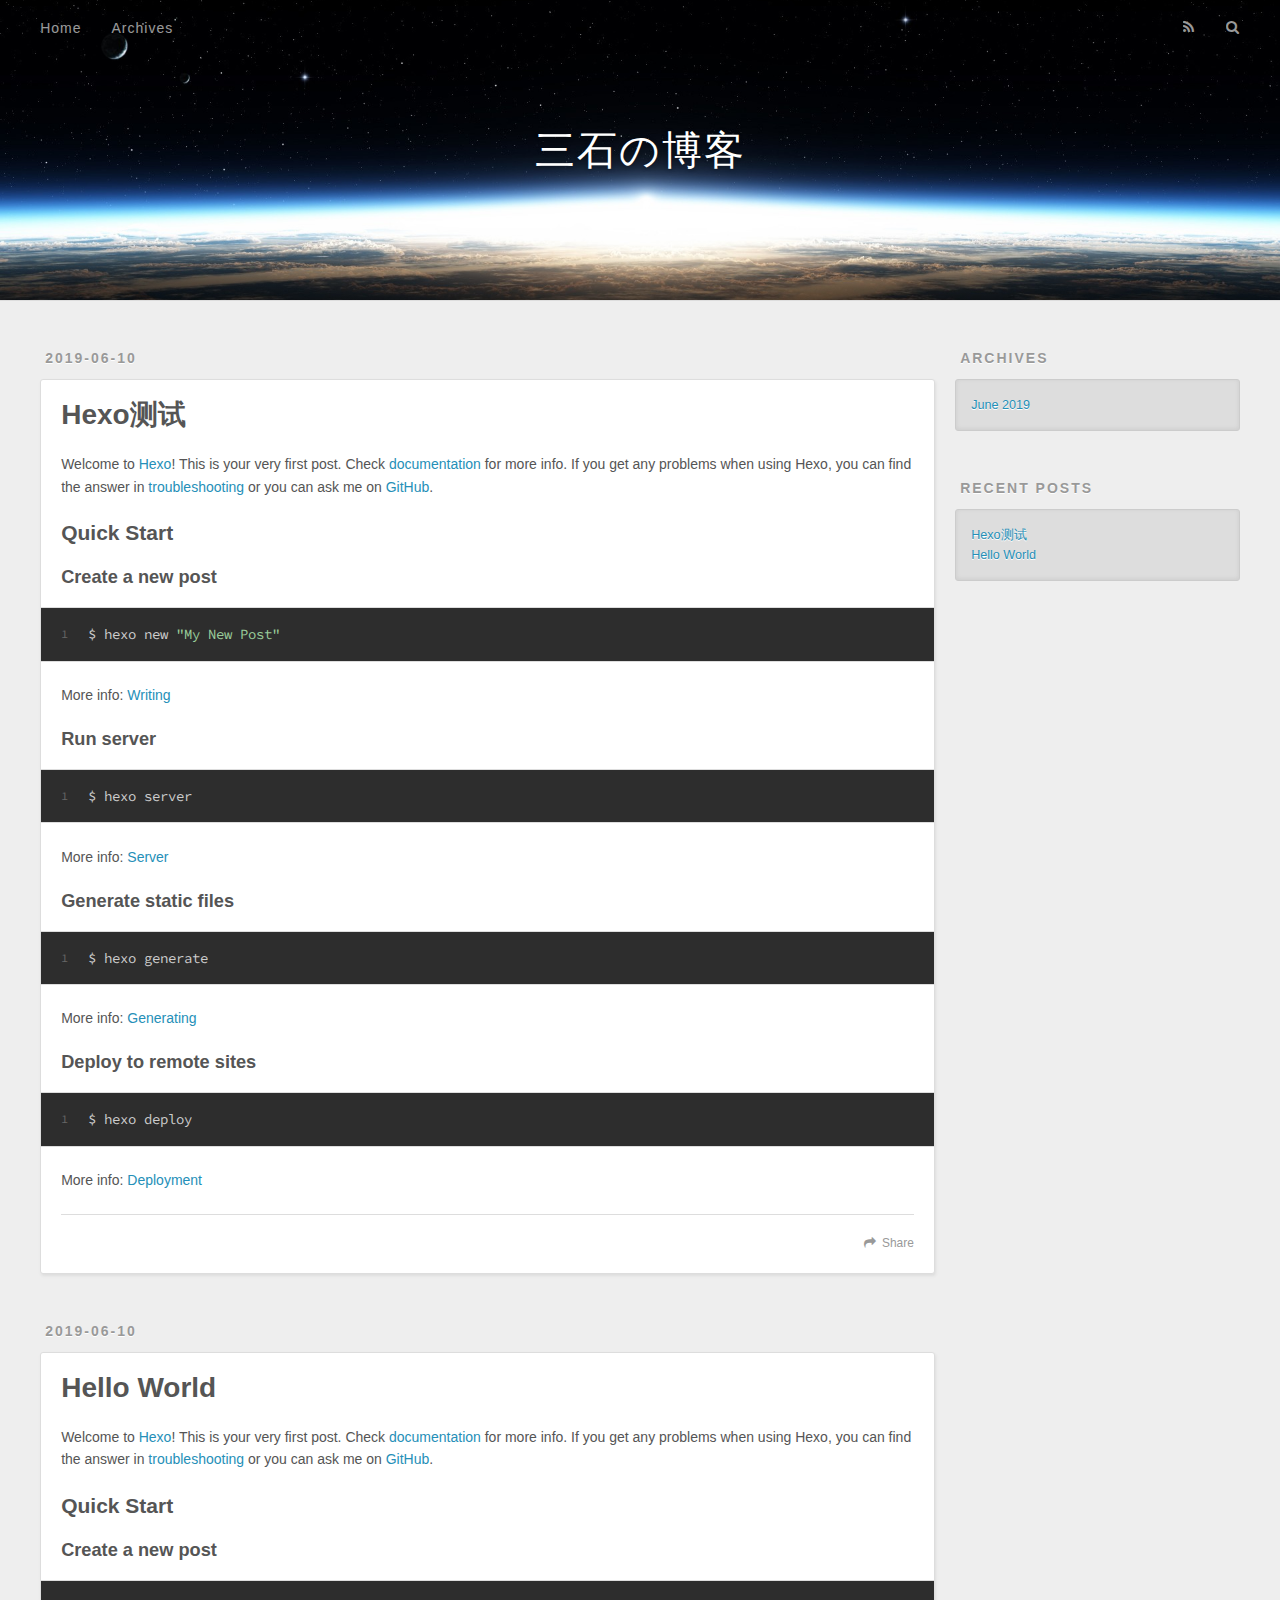
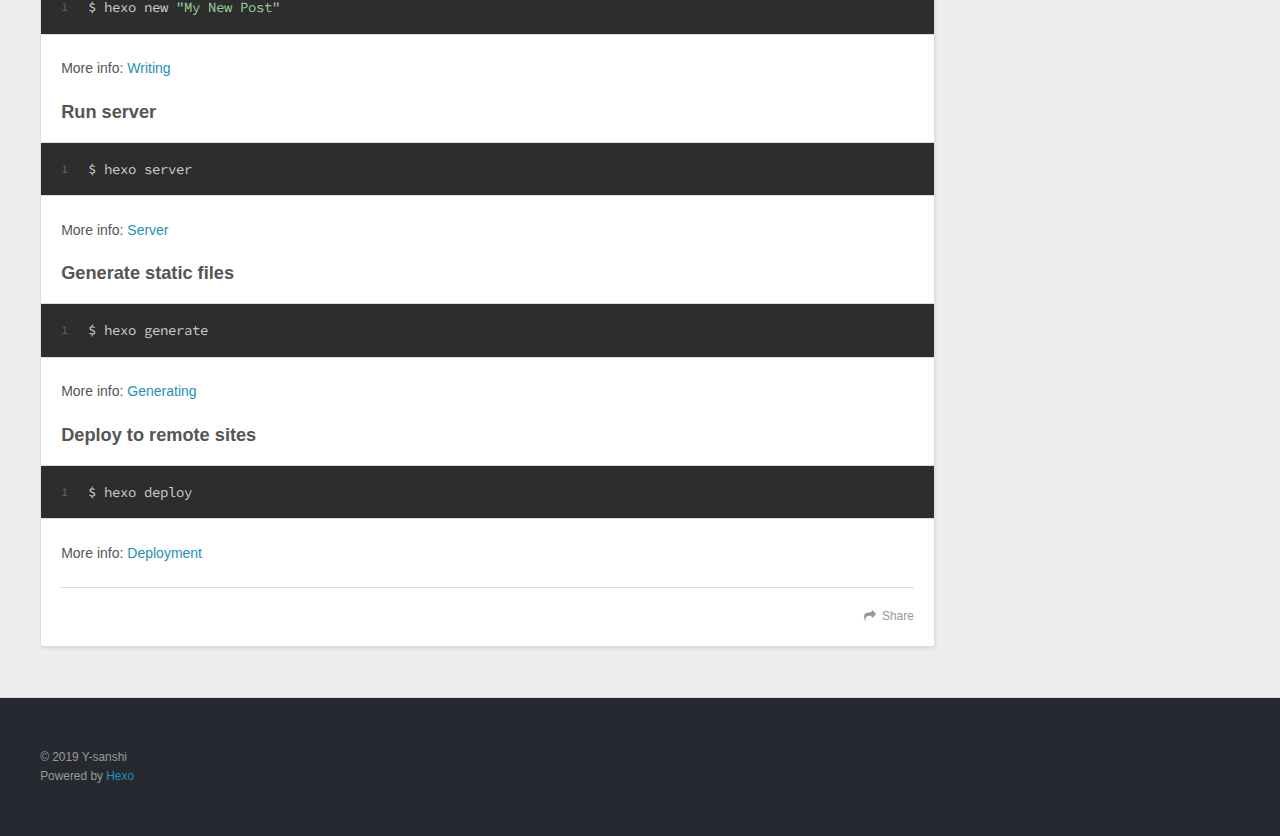
<file: index.html>
<!DOCTYPE html>
<html>
<head><meta name="generator" content="Hexo 3.8.0">
  <meta charset="utf-8">
  
  <title>三石の博客</title>
  <meta name="viewport" content="width=device-width, initial-scale=1, maximum-scale=1">
  <meta property="og:type" content="website">
<meta property="og:title" content="三石の博客">
<meta property="og:url" content="http://yoursite.com/index.html">
<meta property="og:site_name" content="三石の博客">
<meta property="og:locale" content="default">
<meta name="twitter:card" content="summary">
<meta name="twitter:title" content="三石の博客">
  
    <link rel="alternate" href="/atom.xml" title="三石の博客" type="application/atom+xml">
  
  
    <link rel="icon" href="/favicon.png">
  
  
    <link href="//fonts.googleapis.com/css?family=Source+Code+Pro" rel="stylesheet" type="text/css">
  
  <link rel="stylesheet" href="/css/style.css">
  

</head>
</html>
<body>
  <div id="container">
    <div id="wrap">
      <header id="header">
  <div id="banner"></div>
  <div id="header-outer" class="outer">
    <div id="header-title" class="inner">
      <h1 id="logo-wrap">
        <a href="/" id="logo">三石の博客</a>
      </h1>
      
    </div>
    <div id="header-inner" class="inner">
      <nav id="main-nav">
        <a id="main-nav-toggle" class="nav-icon"></a>
        
          <a class="main-nav-link" href="/">Home</a>
        
          <a class="main-nav-link" href="/archives">Archives</a>
        
      </nav>
      <nav id="sub-nav">
        
          <a id="nav-rss-link" class="nav-icon" href="/atom.xml" title="RSS Feed"></a>
        
        <a id="nav-search-btn" class="nav-icon" title="Search"></a>
      </nav>
      <div id="search-form-wrap">
        <form action="//google.com/search" method="get" accept-charset="UTF-8" class="search-form"><input type="search" name="q" class="search-form-input" placeholder="Search"><button type="submit" class="search-form-submit">&#xF002;</button><input type="hidden" name="sitesearch" value="http://yoursite.com"></form>
      </div>
    </div>
  </div>
</header>
      <div class="outer">
        <section id="main">
  
    <article id="post-Hexo测试" class="article article-type-post" itemscope itemprop="blogPost">
  <div class="article-meta">
    <a href="/2019/06/10/Hexo测试/" class="article-date">
  <time datetime="2019-06-10T12:02:40.768Z" itemprop="datePublished">2019-06-10</time>
</a>
    
  </div>
  <div class="article-inner">
    
    
      <header class="article-header">
        
  
    <h1 itemprop="name">
      <a class="article-title" href="/2019/06/10/Hexo测试/">Hexo测试</a>
    </h1>
  

      </header>
    
    <div class="article-entry" itemprop="articleBody">
      
        <p>Welcome to <a href="https://hexo.io/" target="_blank" rel="noopener">Hexo</a>! This is your very first post. Check <a href="https://hexo.io/docs/" target="_blank" rel="noopener">documentation</a> for more info. If you get any problems when using Hexo, you can find the answer in <a href="https://hexo.io/docs/troubleshooting.html" target="_blank" rel="noopener">troubleshooting</a> or you can ask me on <a href="https://github.com/hexojs/hexo/issues" target="_blank" rel="noopener">GitHub</a>.</p>
<h2 id="Quick-Start"><a href="#Quick-Start" class="headerlink" title="Quick Start"></a>Quick Start</h2><h3 id="Create-a-new-post"><a href="#Create-a-new-post" class="headerlink" title="Create a new post"></a>Create a new post</h3><figure class="highlight bash"><table><tr><td class="gutter"><pre><span class="line">1</span><br></pre></td><td class="code"><pre><span class="line">$ hexo new <span class="string">"My New Post"</span></span><br></pre></td></tr></table></figure>
<p>More info: <a href="https://hexo.io/docs/writing.html" target="_blank" rel="noopener">Writing</a></p>
<h3 id="Run-server"><a href="#Run-server" class="headerlink" title="Run server"></a>Run server</h3><figure class="highlight bash"><table><tr><td class="gutter"><pre><span class="line">1</span><br></pre></td><td class="code"><pre><span class="line">$ hexo server</span><br></pre></td></tr></table></figure>
<p>More info: <a href="https://hexo.io/docs/server.html" target="_blank" rel="noopener">Server</a></p>
<h3 id="Generate-static-files"><a href="#Generate-static-files" class="headerlink" title="Generate static files"></a>Generate static files</h3><figure class="highlight bash"><table><tr><td class="gutter"><pre><span class="line">1</span><br></pre></td><td class="code"><pre><span class="line">$ hexo generate</span><br></pre></td></tr></table></figure>
<p>More info: <a href="https://hexo.io/docs/generating.html" target="_blank" rel="noopener">Generating</a></p>
<h3 id="Deploy-to-remote-sites"><a href="#Deploy-to-remote-sites" class="headerlink" title="Deploy to remote sites"></a>Deploy to remote sites</h3><figure class="highlight bash"><table><tr><td class="gutter"><pre><span class="line">1</span><br></pre></td><td class="code"><pre><span class="line">$ hexo deploy</span><br></pre></td></tr></table></figure>
<p>More info: <a href="https://hexo.io/docs/deployment.html" target="_blank" rel="noopener">Deployment</a></p>

      
    </div>
    <footer class="article-footer">
      <a data-url="http://yoursite.com/2019/06/10/Hexo测试/" data-id="cjwqdsxmm00008ottu5hmidcx" class="article-share-link">Share</a>
      
      
    </footer>
  </div>
  
</article>


  
    <article id="post-hello-world" class="article article-type-post" itemscope itemprop="blogPost">
  <div class="article-meta">
    <a href="/2019/06/10/hello-world/" class="article-date">
  <time datetime="2019-06-10T09:07:26.727Z" itemprop="datePublished">2019-06-10</time>
</a>
    
  </div>
  <div class="article-inner">
    
    
      <header class="article-header">
        
  
    <h1 itemprop="name">
      <a class="article-title" href="/2019/06/10/hello-world/">Hello World</a>
    </h1>
  

      </header>
    
    <div class="article-entry" itemprop="articleBody">
      
        <p>Welcome to <a href="https://hexo.io/" target="_blank" rel="noopener">Hexo</a>! This is your very first post. Check <a href="https://hexo.io/docs/" target="_blank" rel="noopener">documentation</a> for more info. If you get any problems when using Hexo, you can find the answer in <a href="https://hexo.io/docs/troubleshooting.html" target="_blank" rel="noopener">troubleshooting</a> or you can ask me on <a href="https://github.com/hexojs/hexo/issues" target="_blank" rel="noopener">GitHub</a>.</p>
<h2 id="Quick-Start"><a href="#Quick-Start" class="headerlink" title="Quick Start"></a>Quick Start</h2><h3 id="Create-a-new-post"><a href="#Create-a-new-post" class="headerlink" title="Create a new post"></a>Create a new post</h3><figure class="highlight bash"><table><tr><td class="gutter"><pre><span class="line">1</span><br></pre></td><td class="code"><pre><span class="line">$ hexo new <span class="string">"My New Post"</span></span><br></pre></td></tr></table></figure>
<p>More info: <a href="https://hexo.io/docs/writing.html" target="_blank" rel="noopener">Writing</a></p>
<h3 id="Run-server"><a href="#Run-server" class="headerlink" title="Run server"></a>Run server</h3><figure class="highlight bash"><table><tr><td class="gutter"><pre><span class="line">1</span><br></pre></td><td class="code"><pre><span class="line">$ hexo server</span><br></pre></td></tr></table></figure>
<p>More info: <a href="https://hexo.io/docs/server.html" target="_blank" rel="noopener">Server</a></p>
<h3 id="Generate-static-files"><a href="#Generate-static-files" class="headerlink" title="Generate static files"></a>Generate static files</h3><figure class="highlight bash"><table><tr><td class="gutter"><pre><span class="line">1</span><br></pre></td><td class="code"><pre><span class="line">$ hexo generate</span><br></pre></td></tr></table></figure>
<p>More info: <a href="https://hexo.io/docs/generating.html" target="_blank" rel="noopener">Generating</a></p>
<h3 id="Deploy-to-remote-sites"><a href="#Deploy-to-remote-sites" class="headerlink" title="Deploy to remote sites"></a>Deploy to remote sites</h3><figure class="highlight bash"><table><tr><td class="gutter"><pre><span class="line">1</span><br></pre></td><td class="code"><pre><span class="line">$ hexo deploy</span><br></pre></td></tr></table></figure>
<p>More info: <a href="https://hexo.io/docs/deployment.html" target="_blank" rel="noopener">Deployment</a></p>

      
    </div>
    <footer class="article-footer">
      <a data-url="http://yoursite.com/2019/06/10/hello-world/" data-id="cjwqdsxn900018ottxolwpc3w" class="article-share-link">Share</a>
      
      
    </footer>
  </div>
  
</article>


  

</section>
        
          <aside id="sidebar">
  
    

  
    

  
    
  
    
  <div class="widget-wrap">
    <h3 class="widget-title">Archives</h3>
    <div class="widget">
      <ul class="archive-list"><li class="archive-list-item"><a class="archive-list-link" href="/archives/2019/06/">June 2019</a></li></ul>
    </div>
  </div>


  
    
  <div class="widget-wrap">
    <h3 class="widget-title">Recent Posts</h3>
    <div class="widget">
      <ul>
        
          <li>
            <a href="/2019/06/10/Hexo测试/">Hexo测试</a>
          </li>
        
          <li>
            <a href="/2019/06/10/hello-world/">Hello World</a>
          </li>
        
      </ul>
    </div>
  </div>

  
</aside>
        
      </div>
      <footer id="footer">
  
  <div class="outer">
    <div id="footer-info" class="inner">
      &copy; 2019 Y-sanshi<br>
      Powered by <a href="http://hexo.io/" target="_blank">Hexo</a>
    </div>
  </div>
</footer>
    </div>
    <nav id="mobile-nav">
  
    <a href="/" class="mobile-nav-link">Home</a>
  
    <a href="/archives" class="mobile-nav-link">Archives</a>
  
</nav>
    

<script src="//ajax.googleapis.com/ajax/libs/jquery/2.0.3/jquery.min.js"></script>


  <link rel="stylesheet" href="/fancybox/jquery.fancybox.css">
  <script src="/fancybox/jquery.fancybox.pack.js"></script>


<script src="/js/script.js"></script>

  </div>
</body>
</html>
</file>
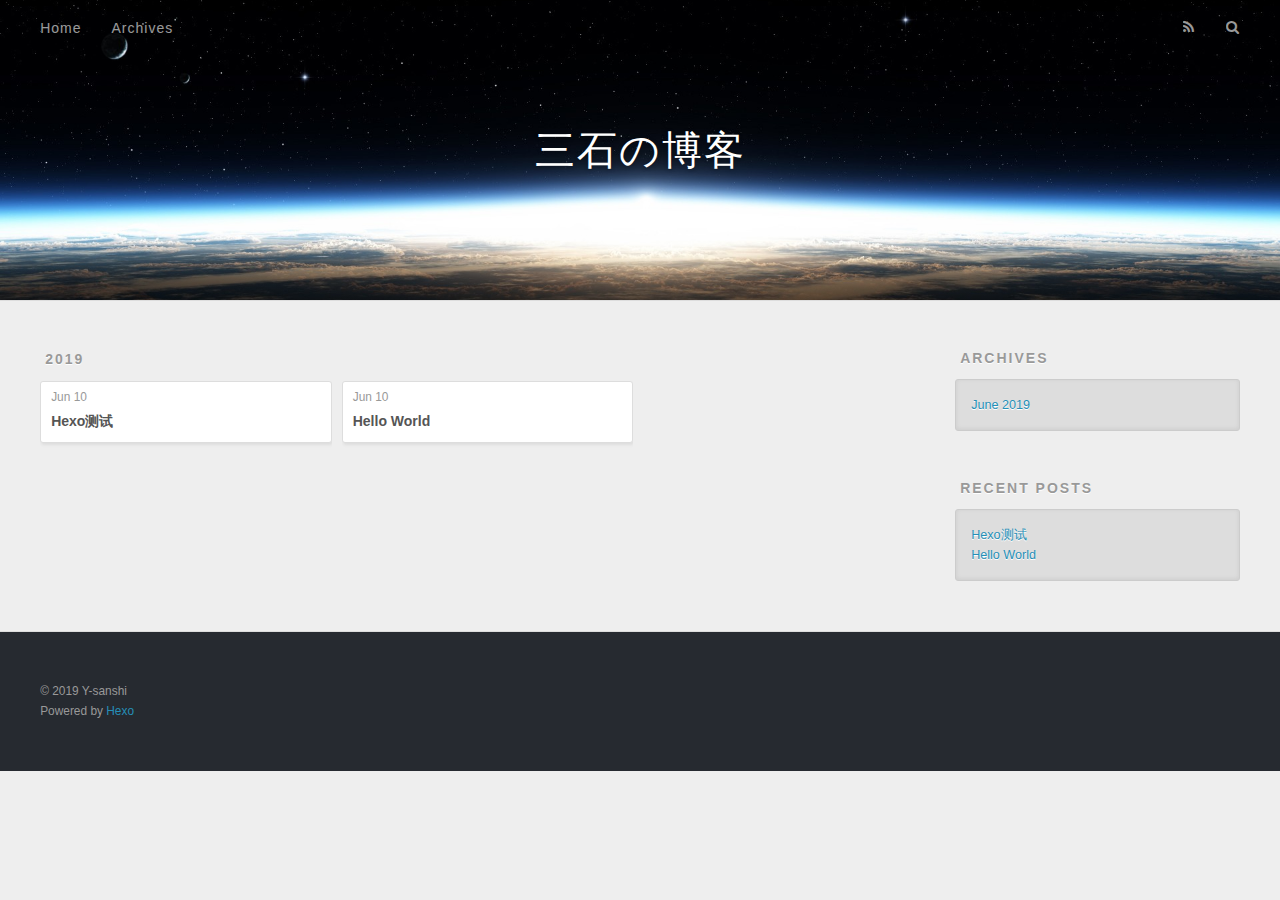
<file: archives/index.html>
<!DOCTYPE html>
<html>
<head><meta name="generator" content="Hexo 3.8.0">
  <meta charset="utf-8">
  
  <title>Archives | 三石の博客</title>
  <meta name="viewport" content="width=device-width, initial-scale=1, maximum-scale=1">
  <meta property="og:type" content="website">
<meta property="og:title" content="三石の博客">
<meta property="og:url" content="http://yoursite.com/archives/index.html">
<meta property="og:site_name" content="三石の博客">
<meta property="og:locale" content="default">
<meta name="twitter:card" content="summary">
<meta name="twitter:title" content="三石の博客">
  
    <link rel="alternate" href="/atom.xml" title="三石の博客" type="application/atom+xml">
  
  
    <link rel="icon" href="/favicon.png">
  
  
    <link href="//fonts.googleapis.com/css?family=Source+Code+Pro" rel="stylesheet" type="text/css">
  
  <link rel="stylesheet" href="/css/style.css">
  

</head>
</html>
<body>
  <div id="container">
    <div id="wrap">
      <header id="header">
  <div id="banner"></div>
  <div id="header-outer" class="outer">
    <div id="header-title" class="inner">
      <h1 id="logo-wrap">
        <a href="/" id="logo">三石の博客</a>
      </h1>
      
    </div>
    <div id="header-inner" class="inner">
      <nav id="main-nav">
        <a id="main-nav-toggle" class="nav-icon"></a>
        
          <a class="main-nav-link" href="/">Home</a>
        
          <a class="main-nav-link" href="/archives">Archives</a>
        
      </nav>
      <nav id="sub-nav">
        
          <a id="nav-rss-link" class="nav-icon" href="/atom.xml" title="RSS Feed"></a>
        
        <a id="nav-search-btn" class="nav-icon" title="Search"></a>
      </nav>
      <div id="search-form-wrap">
        <form action="//google.com/search" method="get" accept-charset="UTF-8" class="search-form"><input type="search" name="q" class="search-form-input" placeholder="Search"><button type="submit" class="search-form-submit">&#xF002;</button><input type="hidden" name="sitesearch" value="http://yoursite.com"></form>
      </div>
    </div>
  </div>
</header>
      <div class="outer">
        <section id="main">
  
  
    
    
      
      
      <section class="archives-wrap">
        <div class="archive-year-wrap">
          <a href="/archives/2019" class="archive-year">2019</a>
        </div>
        <div class="archives">
    
    <article class="archive-article archive-type-post">
  <div class="archive-article-inner">
    <header class="archive-article-header">
      <a href="/2019/06/10/Hexo测试/" class="archive-article-date">
  <time datetime="2019-06-10T12:02:40.768Z" itemprop="datePublished">Jun 10</time>
</a>
      
  
    <h1 itemprop="name">
      <a class="archive-article-title" href="/2019/06/10/Hexo测试/">Hexo测试</a>
    </h1>
  

    </header>
  </div>
</article>
  
    
    
    <article class="archive-article archive-type-post">
  <div class="archive-article-inner">
    <header class="archive-article-header">
      <a href="/2019/06/10/hello-world/" class="archive-article-date">
  <time datetime="2019-06-10T09:07:26.727Z" itemprop="datePublished">Jun 10</time>
</a>
      
  
    <h1 itemprop="name">
      <a class="archive-article-title" href="/2019/06/10/hello-world/">Hello World</a>
    </h1>
  

    </header>
  </div>
</article>
  
  
    </div></section>
  

</section>
        
          <aside id="sidebar">
  
    

  
    

  
    
  
    
  <div class="widget-wrap">
    <h3 class="widget-title">Archives</h3>
    <div class="widget">
      <ul class="archive-list"><li class="archive-list-item"><a class="archive-list-link" href="/archives/2019/06/">June 2019</a></li></ul>
    </div>
  </div>


  
    
  <div class="widget-wrap">
    <h3 class="widget-title">Recent Posts</h3>
    <div class="widget">
      <ul>
        
          <li>
            <a href="/2019/06/10/Hexo测试/">Hexo测试</a>
          </li>
        
          <li>
            <a href="/2019/06/10/hello-world/">Hello World</a>
          </li>
        
      </ul>
    </div>
  </div>

  
</aside>
        
      </div>
      <footer id="footer">
  
  <div class="outer">
    <div id="footer-info" class="inner">
      &copy; 2019 Y-sanshi<br>
      Powered by <a href="http://hexo.io/" target="_blank">Hexo</a>
    </div>
  </div>
</footer>
    </div>
    <nav id="mobile-nav">
  
    <a href="/" class="mobile-nav-link">Home</a>
  
    <a href="/archives" class="mobile-nav-link">Archives</a>
  
</nav>
    

<script src="//ajax.googleapis.com/ajax/libs/jquery/2.0.3/jquery.min.js"></script>


  <link rel="stylesheet" href="/fancybox/jquery.fancybox.css">
  <script src="/fancybox/jquery.fancybox.pack.js"></script>


<script src="/js/script.js"></script>

  </div>
</body>
</html>
</file>
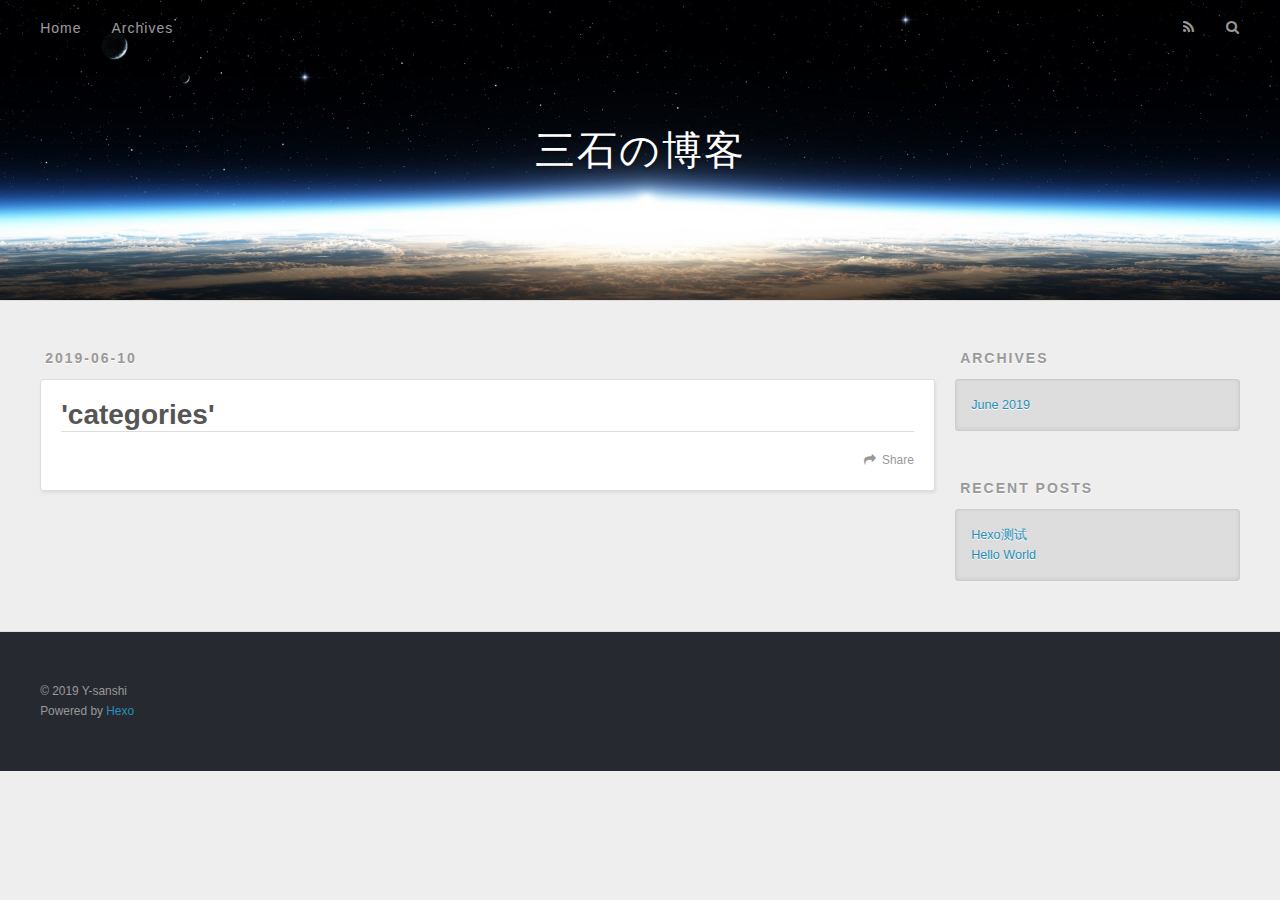
<file: categories/index.html>
<!DOCTYPE html>
<html>
<head><meta name="generator" content="Hexo 3.8.0">
  <meta charset="utf-8">
  
  <title>&#39;categories&#39; | 三石の博客</title>
  <meta name="viewport" content="width=device-width, initial-scale=1, maximum-scale=1">
  <meta property="og:type" content="website">
<meta property="og:title" content="&#39;categories&#39;">
<meta property="og:url" content="http://yoursite.com/categories/index.html">
<meta property="og:site_name" content="三石の博客">
<meta property="og:locale" content="default">
<meta property="og:updated_time" content="2019-06-10T12:51:01.447Z">
<meta name="twitter:card" content="summary">
<meta name="twitter:title" content="&#39;categories&#39;">
  
    <link rel="alternate" href="/atom.xml" title="三石の博客" type="application/atom+xml">
  
  
    <link rel="icon" href="/favicon.png">
  
  
    <link href="//fonts.googleapis.com/css?family=Source+Code+Pro" rel="stylesheet" type="text/css">
  
  <link rel="stylesheet" href="/css/style.css">
  

</head>
</html>
<body>
  <div id="container">
    <div id="wrap">
      <header id="header">
  <div id="banner"></div>
  <div id="header-outer" class="outer">
    <div id="header-title" class="inner">
      <h1 id="logo-wrap">
        <a href="/" id="logo">三石の博客</a>
      </h1>
      
    </div>
    <div id="header-inner" class="inner">
      <nav id="main-nav">
        <a id="main-nav-toggle" class="nav-icon"></a>
        
          <a class="main-nav-link" href="/">Home</a>
        
          <a class="main-nav-link" href="/archives">Archives</a>
        
      </nav>
      <nav id="sub-nav">
        
          <a id="nav-rss-link" class="nav-icon" href="/atom.xml" title="RSS Feed"></a>
        
        <a id="nav-search-btn" class="nav-icon" title="Search"></a>
      </nav>
      <div id="search-form-wrap">
        <form action="//google.com/search" method="get" accept-charset="UTF-8" class="search-form"><input type="search" name="q" class="search-form-input" placeholder="Search"><button type="submit" class="search-form-submit">&#xF002;</button><input type="hidden" name="sitesearch" value="http://yoursite.com"></form>
      </div>
    </div>
  </div>
</header>
      <div class="outer">
        <section id="main"><article id="page-" class="article article-type-page" itemscope itemprop="blogPost">
  <div class="article-meta">
    <a href="/categories/index.html" class="article-date">
  <time datetime="2019-06-10T12:48:21.000Z" itemprop="datePublished">2019-06-10</time>
</a>
    
  </div>
  <div class="article-inner">
    
    
      <header class="article-header">
        
  
    <h1 class="article-title" itemprop="name">
      &#39;categories&#39;
    </h1>
  

      </header>
    
    <div class="article-entry" itemprop="articleBody">
      
        
      
    </div>
    <footer class="article-footer">
      <a data-url="http://yoursite.com/categories/index.html" data-id="cjwqdsxnb00028ott1dyja0v7" class="article-share-link">Share</a>
      
      
    </footer>
  </div>
  
    
  
</article>

</section>
        
          <aside id="sidebar">
  
    

  
    

  
    
  
    
  <div class="widget-wrap">
    <h3 class="widget-title">Archives</h3>
    <div class="widget">
      <ul class="archive-list"><li class="archive-list-item"><a class="archive-list-link" href="/archives/2019/06/">June 2019</a></li></ul>
    </div>
  </div>


  
    
  <div class="widget-wrap">
    <h3 class="widget-title">Recent Posts</h3>
    <div class="widget">
      <ul>
        
          <li>
            <a href="/2019/06/10/Hexo测试/">Hexo测试</a>
          </li>
        
          <li>
            <a href="/2019/06/10/hello-world/">Hello World</a>
          </li>
        
      </ul>
    </div>
  </div>

  
</aside>
        
      </div>
      <footer id="footer">
  
  <div class="outer">
    <div id="footer-info" class="inner">
      &copy; 2019 Y-sanshi<br>
      Powered by <a href="http://hexo.io/" target="_blank">Hexo</a>
    </div>
  </div>
</footer>
    </div>
    <nav id="mobile-nav">
  
    <a href="/" class="mobile-nav-link">Home</a>
  
    <a href="/archives" class="mobile-nav-link">Archives</a>
  
</nav>
    

<script src="//ajax.googleapis.com/ajax/libs/jquery/2.0.3/jquery.min.js"></script>


  <link rel="stylesheet" href="/fancybox/jquery.fancybox.css">
  <script src="/fancybox/jquery.fancybox.pack.js"></script>


<script src="/js/script.js"></script>

  </div>
</body>
</html>
</file>
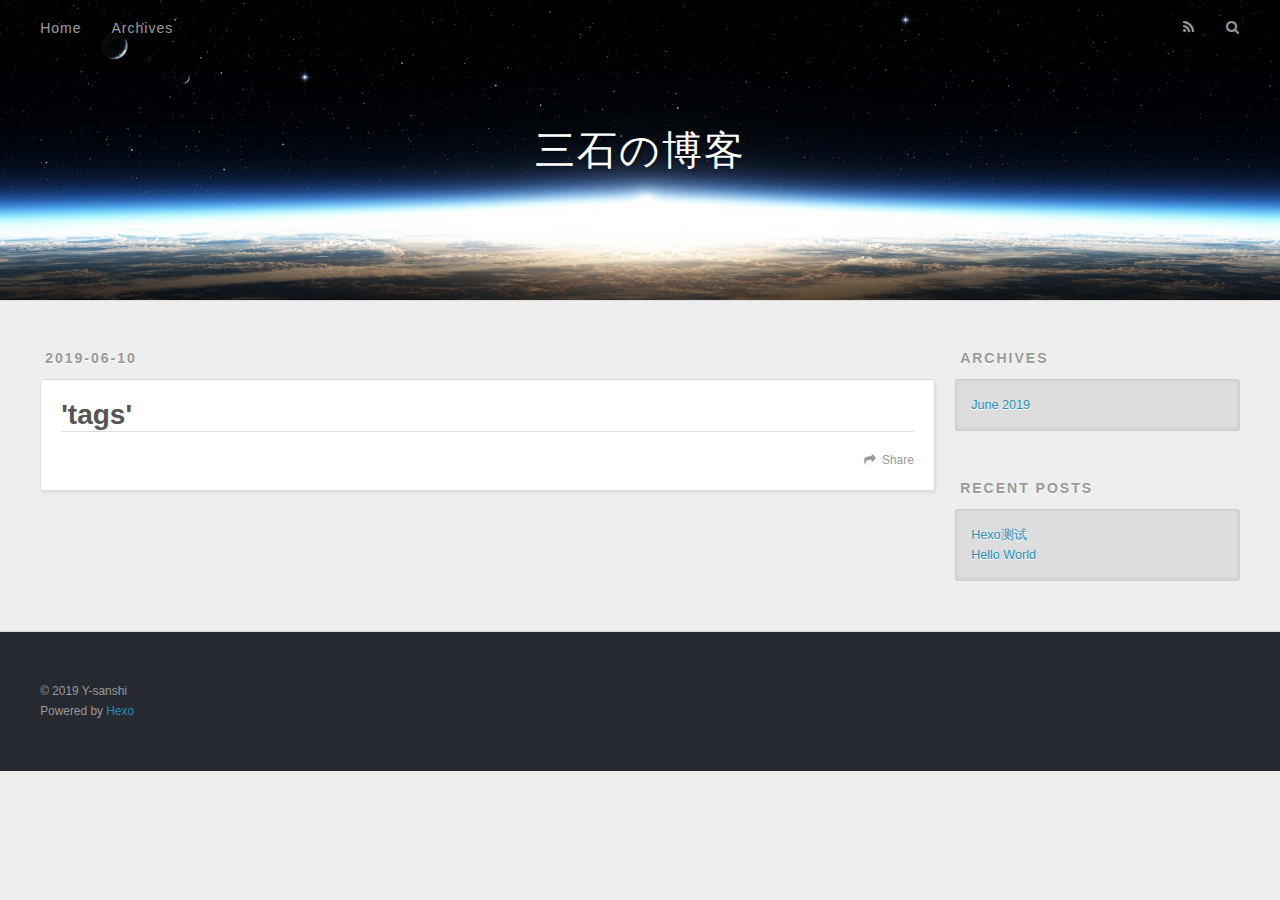
<file: tags/index.html>
<!DOCTYPE html>
<html>
<head><meta name="generator" content="Hexo 3.8.0">
  <meta charset="utf-8">
  
  <title>&#39;tags&#39; | 三石の博客</title>
  <meta name="viewport" content="width=device-width, initial-scale=1, maximum-scale=1">
  <meta property="og:type" content="website">
<meta property="og:title" content="&#39;tags&#39;">
<meta property="og:url" content="http://yoursite.com/tags/index.html">
<meta property="og:site_name" content="三石の博客">
<meta property="og:locale" content="default">
<meta property="og:updated_time" content="2019-06-10T12:51:15.538Z">
<meta name="twitter:card" content="summary">
<meta name="twitter:title" content="&#39;tags&#39;">
  
    <link rel="alternate" href="/atom.xml" title="三石の博客" type="application/atom+xml">
  
  
    <link rel="icon" href="/favicon.png">
  
  
    <link href="//fonts.googleapis.com/css?family=Source+Code+Pro" rel="stylesheet" type="text/css">
  
  <link rel="stylesheet" href="/css/style.css">
  

</head>
</html>
<body>
  <div id="container">
    <div id="wrap">
      <header id="header">
  <div id="banner"></div>
  <div id="header-outer" class="outer">
    <div id="header-title" class="inner">
      <h1 id="logo-wrap">
        <a href="/" id="logo">三石の博客</a>
      </h1>
      
    </div>
    <div id="header-inner" class="inner">
      <nav id="main-nav">
        <a id="main-nav-toggle" class="nav-icon"></a>
        
          <a class="main-nav-link" href="/">Home</a>
        
          <a class="main-nav-link" href="/archives">Archives</a>
        
      </nav>
      <nav id="sub-nav">
        
          <a id="nav-rss-link" class="nav-icon" href="/atom.xml" title="RSS Feed"></a>
        
        <a id="nav-search-btn" class="nav-icon" title="Search"></a>
      </nav>
      <div id="search-form-wrap">
        <form action="//google.com/search" method="get" accept-charset="UTF-8" class="search-form"><input type="search" name="q" class="search-form-input" placeholder="Search"><button type="submit" class="search-form-submit">&#xF002;</button><input type="hidden" name="sitesearch" value="http://yoursite.com"></form>
      </div>
    </div>
  </div>
</header>
      <div class="outer">
        <section id="main"><article id="page-" class="article article-type-page" itemscope itemprop="blogPost">
  <div class="article-meta">
    <a href="/tags/index.html" class="article-date">
  <time datetime="2019-06-10T12:48:12.000Z" itemprop="datePublished">2019-06-10</time>
</a>
    
  </div>
  <div class="article-inner">
    
    
      <header class="article-header">
        
  
    <h1 class="article-title" itemprop="name">
      &#39;tags&#39;
    </h1>
  

      </header>
    
    <div class="article-entry" itemprop="articleBody">
      
        
      
    </div>
    <footer class="article-footer">
      <a data-url="http://yoursite.com/tags/index.html" data-id="cjwqdsxnd00038ottq6640o88" class="article-share-link">Share</a>
      
      
    </footer>
  </div>
  
    
  
</article>

</section>
        
          <aside id="sidebar">
  
    

  
    

  
    
  
    
  <div class="widget-wrap">
    <h3 class="widget-title">Archives</h3>
    <div class="widget">
      <ul class="archive-list"><li class="archive-list-item"><a class="archive-list-link" href="/archives/2019/06/">June 2019</a></li></ul>
    </div>
  </div>


  
    
  <div class="widget-wrap">
    <h3 class="widget-title">Recent Posts</h3>
    <div class="widget">
      <ul>
        
          <li>
            <a href="/2019/06/10/Hexo测试/">Hexo测试</a>
          </li>
        
          <li>
            <a href="/2019/06/10/hello-world/">Hello World</a>
          </li>
        
      </ul>
    </div>
  </div>

  
</aside>
        
      </div>
      <footer id="footer">
  
  <div class="outer">
    <div id="footer-info" class="inner">
      &copy; 2019 Y-sanshi<br>
      Powered by <a href="http://hexo.io/" target="_blank">Hexo</a>
    </div>
  </div>
</footer>
    </div>
    <nav id="mobile-nav">
  
    <a href="/" class="mobile-nav-link">Home</a>
  
    <a href="/archives" class="mobile-nav-link">Archives</a>
  
</nav>
    

<script src="//ajax.googleapis.com/ajax/libs/jquery/2.0.3/jquery.min.js"></script>


  <link rel="stylesheet" href="/fancybox/jquery.fancybox.css">
  <script src="/fancybox/jquery.fancybox.pack.js"></script>


<script src="/js/script.js"></script>

  </div>
</body>
</html>
</file>
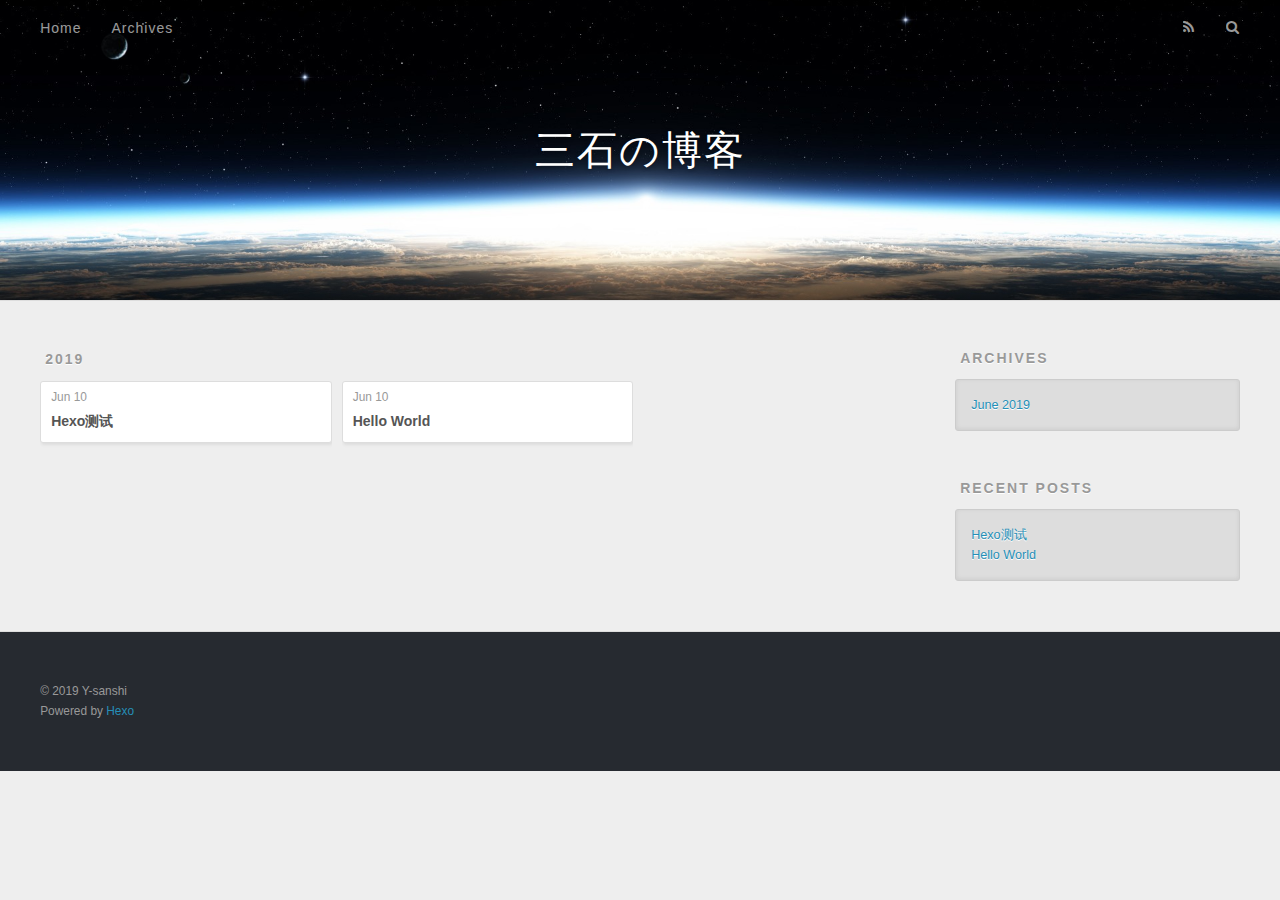
<file: archives/2019/index.html>
<!DOCTYPE html>
<html>
<head><meta name="generator" content="Hexo 3.8.0">
  <meta charset="utf-8">
  
  <title>Archives: 2019 | 三石の博客</title>
  <meta name="viewport" content="width=device-width, initial-scale=1, maximum-scale=1">
  <meta property="og:type" content="website">
<meta property="og:title" content="三石の博客">
<meta property="og:url" content="http://yoursite.com/archives/2019/index.html">
<meta property="og:site_name" content="三石の博客">
<meta property="og:locale" content="default">
<meta name="twitter:card" content="summary">
<meta name="twitter:title" content="三石の博客">
  
    <link rel="alternate" href="/atom.xml" title="三石の博客" type="application/atom+xml">
  
  
    <link rel="icon" href="/favicon.png">
  
  
    <link href="//fonts.googleapis.com/css?family=Source+Code+Pro" rel="stylesheet" type="text/css">
  
  <link rel="stylesheet" href="/css/style.css">
  

</head>
</html>
<body>
  <div id="container">
    <div id="wrap">
      <header id="header">
  <div id="banner"></div>
  <div id="header-outer" class="outer">
    <div id="header-title" class="inner">
      <h1 id="logo-wrap">
        <a href="/" id="logo">三石の博客</a>
      </h1>
      
    </div>
    <div id="header-inner" class="inner">
      <nav id="main-nav">
        <a id="main-nav-toggle" class="nav-icon"></a>
        
          <a class="main-nav-link" href="/">Home</a>
        
          <a class="main-nav-link" href="/archives">Archives</a>
        
      </nav>
      <nav id="sub-nav">
        
          <a id="nav-rss-link" class="nav-icon" href="/atom.xml" title="RSS Feed"></a>
        
        <a id="nav-search-btn" class="nav-icon" title="Search"></a>
      </nav>
      <div id="search-form-wrap">
        <form action="//google.com/search" method="get" accept-charset="UTF-8" class="search-form"><input type="search" name="q" class="search-form-input" placeholder="Search"><button type="submit" class="search-form-submit">&#xF002;</button><input type="hidden" name="sitesearch" value="http://yoursite.com"></form>
      </div>
    </div>
  </div>
</header>
      <div class="outer">
        <section id="main">
  
  
    
    
      
      
      <section class="archives-wrap">
        <div class="archive-year-wrap">
          <a href="/archives/2019" class="archive-year">2019</a>
        </div>
        <div class="archives">
    
    <article class="archive-article archive-type-post">
  <div class="archive-article-inner">
    <header class="archive-article-header">
      <a href="/2019/06/10/Hexo测试/" class="archive-article-date">
  <time datetime="2019-06-10T12:02:40.768Z" itemprop="datePublished">Jun 10</time>
</a>
      
  
    <h1 itemprop="name">
      <a class="archive-article-title" href="/2019/06/10/Hexo测试/">Hexo测试</a>
    </h1>
  

    </header>
  </div>
</article>
  
    
    
    <article class="archive-article archive-type-post">
  <div class="archive-article-inner">
    <header class="archive-article-header">
      <a href="/2019/06/10/hello-world/" class="archive-article-date">
  <time datetime="2019-06-10T09:07:26.727Z" itemprop="datePublished">Jun 10</time>
</a>
      
  
    <h1 itemprop="name">
      <a class="archive-article-title" href="/2019/06/10/hello-world/">Hello World</a>
    </h1>
  

    </header>
  </div>
</article>
  
  
    </div></section>
  

</section>
        
          <aside id="sidebar">
  
    

  
    

  
    
  
    
  <div class="widget-wrap">
    <h3 class="widget-title">Archives</h3>
    <div class="widget">
      <ul class="archive-list"><li class="archive-list-item"><a class="archive-list-link" href="/archives/2019/06/">June 2019</a></li></ul>
    </div>
  </div>


  
    
  <div class="widget-wrap">
    <h3 class="widget-title">Recent Posts</h3>
    <div class="widget">
      <ul>
        
          <li>
            <a href="/2019/06/10/Hexo测试/">Hexo测试</a>
          </li>
        
          <li>
            <a href="/2019/06/10/hello-world/">Hello World</a>
          </li>
        
      </ul>
    </div>
  </div>

  
</aside>
        
      </div>
      <footer id="footer">
  
  <div class="outer">
    <div id="footer-info" class="inner">
      &copy; 2019 Y-sanshi<br>
      Powered by <a href="http://hexo.io/" target="_blank">Hexo</a>
    </div>
  </div>
</footer>
    </div>
    <nav id="mobile-nav">
  
    <a href="/" class="mobile-nav-link">Home</a>
  
    <a href="/archives" class="mobile-nav-link">Archives</a>
  
</nav>
    

<script src="//ajax.googleapis.com/ajax/libs/jquery/2.0.3/jquery.min.js"></script>


  <link rel="stylesheet" href="/fancybox/jquery.fancybox.css">
  <script src="/fancybox/jquery.fancybox.pack.js"></script>


<script src="/js/script.js"></script>

  </div>
</body>
</html>
</file>
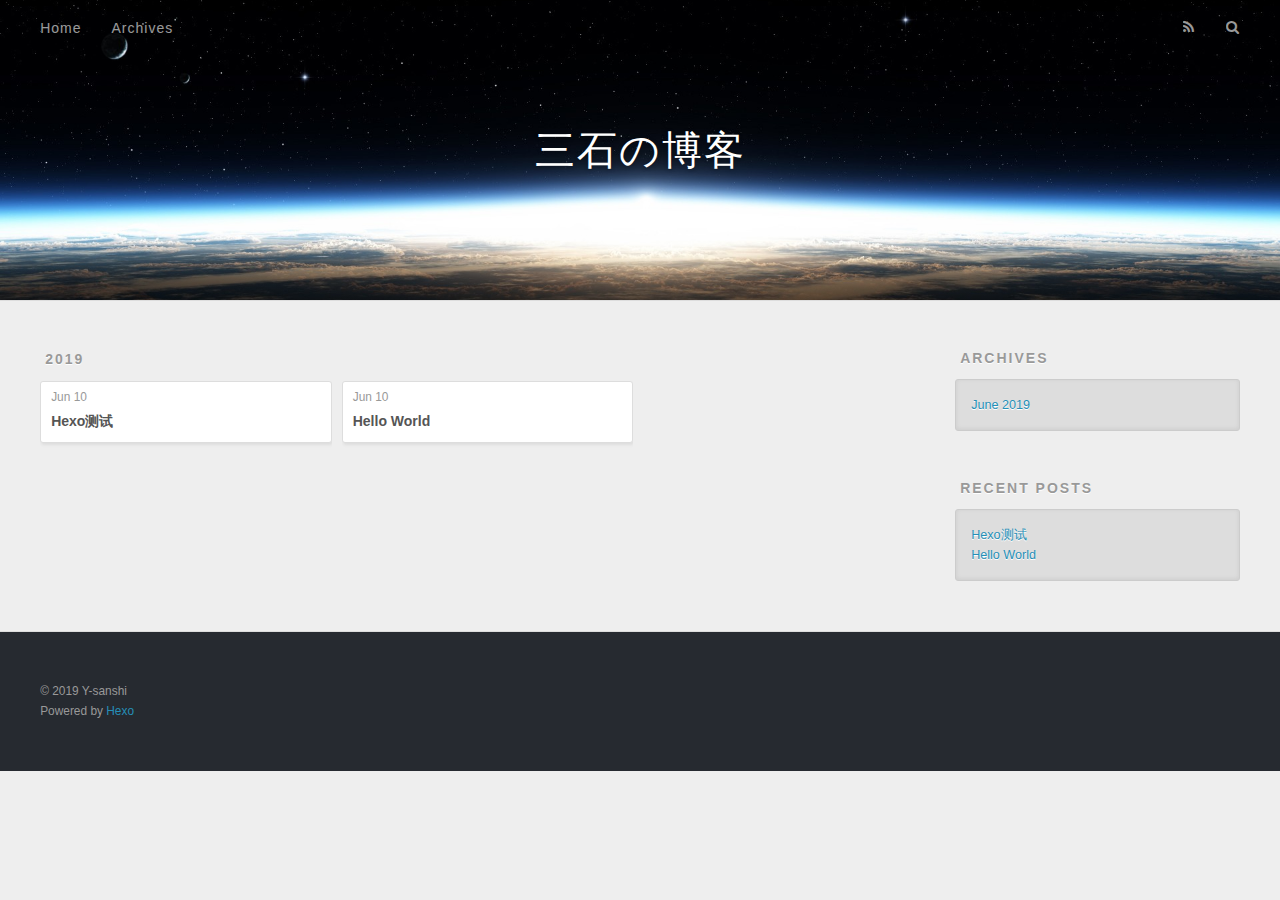
<file: archives/2019/06/index.html>
<!DOCTYPE html>
<html>
<head><meta name="generator" content="Hexo 3.8.0">
  <meta charset="utf-8">
  
  <title>Archives: 2019/6 | 三石の博客</title>
  <meta name="viewport" content="width=device-width, initial-scale=1, maximum-scale=1">
  <meta property="og:type" content="website">
<meta property="og:title" content="三石の博客">
<meta property="og:url" content="http://yoursite.com/archives/2019/06/index.html">
<meta property="og:site_name" content="三石の博客">
<meta property="og:locale" content="default">
<meta name="twitter:card" content="summary">
<meta name="twitter:title" content="三石の博客">
  
    <link rel="alternate" href="/atom.xml" title="三石の博客" type="application/atom+xml">
  
  
    <link rel="icon" href="/favicon.png">
  
  
    <link href="//fonts.googleapis.com/css?family=Source+Code+Pro" rel="stylesheet" type="text/css">
  
  <link rel="stylesheet" href="/css/style.css">
  

</head>
</html>
<body>
  <div id="container">
    <div id="wrap">
      <header id="header">
  <div id="banner"></div>
  <div id="header-outer" class="outer">
    <div id="header-title" class="inner">
      <h1 id="logo-wrap">
        <a href="/" id="logo">三石の博客</a>
      </h1>
      
    </div>
    <div id="header-inner" class="inner">
      <nav id="main-nav">
        <a id="main-nav-toggle" class="nav-icon"></a>
        
          <a class="main-nav-link" href="/">Home</a>
        
          <a class="main-nav-link" href="/archives">Archives</a>
        
      </nav>
      <nav id="sub-nav">
        
          <a id="nav-rss-link" class="nav-icon" href="/atom.xml" title="RSS Feed"></a>
        
        <a id="nav-search-btn" class="nav-icon" title="Search"></a>
      </nav>
      <div id="search-form-wrap">
        <form action="//google.com/search" method="get" accept-charset="UTF-8" class="search-form"><input type="search" name="q" class="search-form-input" placeholder="Search"><button type="submit" class="search-form-submit">&#xF002;</button><input type="hidden" name="sitesearch" value="http://yoursite.com"></form>
      </div>
    </div>
  </div>
</header>
      <div class="outer">
        <section id="main">
  
  
    
    
      
      
      <section class="archives-wrap">
        <div class="archive-year-wrap">
          <a href="/archives/2019" class="archive-year">2019</a>
        </div>
        <div class="archives">
    
    <article class="archive-article archive-type-post">
  <div class="archive-article-inner">
    <header class="archive-article-header">
      <a href="/2019/06/10/Hexo测试/" class="archive-article-date">
  <time datetime="2019-06-10T12:02:40.768Z" itemprop="datePublished">Jun 10</time>
</a>
      
  
    <h1 itemprop="name">
      <a class="archive-article-title" href="/2019/06/10/Hexo测试/">Hexo测试</a>
    </h1>
  

    </header>
  </div>
</article>
  
    
    
    <article class="archive-article archive-type-post">
  <div class="archive-article-inner">
    <header class="archive-article-header">
      <a href="/2019/06/10/hello-world/" class="archive-article-date">
  <time datetime="2019-06-10T09:07:26.727Z" itemprop="datePublished">Jun 10</time>
</a>
      
  
    <h1 itemprop="name">
      <a class="archive-article-title" href="/2019/06/10/hello-world/">Hello World</a>
    </h1>
  

    </header>
  </div>
</article>
  
  
    </div></section>
  

</section>
        
          <aside id="sidebar">
  
    

  
    

  
    
  
    
  <div class="widget-wrap">
    <h3 class="widget-title">Archives</h3>
    <div class="widget">
      <ul class="archive-list"><li class="archive-list-item"><a class="archive-list-link" href="/archives/2019/06/">June 2019</a></li></ul>
    </div>
  </div>


  
    
  <div class="widget-wrap">
    <h3 class="widget-title">Recent Posts</h3>
    <div class="widget">
      <ul>
        
          <li>
            <a href="/2019/06/10/Hexo测试/">Hexo测试</a>
          </li>
        
          <li>
            <a href="/2019/06/10/hello-world/">Hello World</a>
          </li>
        
      </ul>
    </div>
  </div>

  
</aside>
        
      </div>
      <footer id="footer">
  
  <div class="outer">
    <div id="footer-info" class="inner">
      &copy; 2019 Y-sanshi<br>
      Powered by <a href="http://hexo.io/" target="_blank">Hexo</a>
    </div>
  </div>
</footer>
    </div>
    <nav id="mobile-nav">
  
    <a href="/" class="mobile-nav-link">Home</a>
  
    <a href="/archives" class="mobile-nav-link">Archives</a>
  
</nav>
    

<script src="//ajax.googleapis.com/ajax/libs/jquery/2.0.3/jquery.min.js"></script>


  <link rel="stylesheet" href="/fancybox/jquery.fancybox.css">
  <script src="/fancybox/jquery.fancybox.pack.js"></script>


<script src="/js/script.js"></script>

  </div>
</body>
</html>
</file>
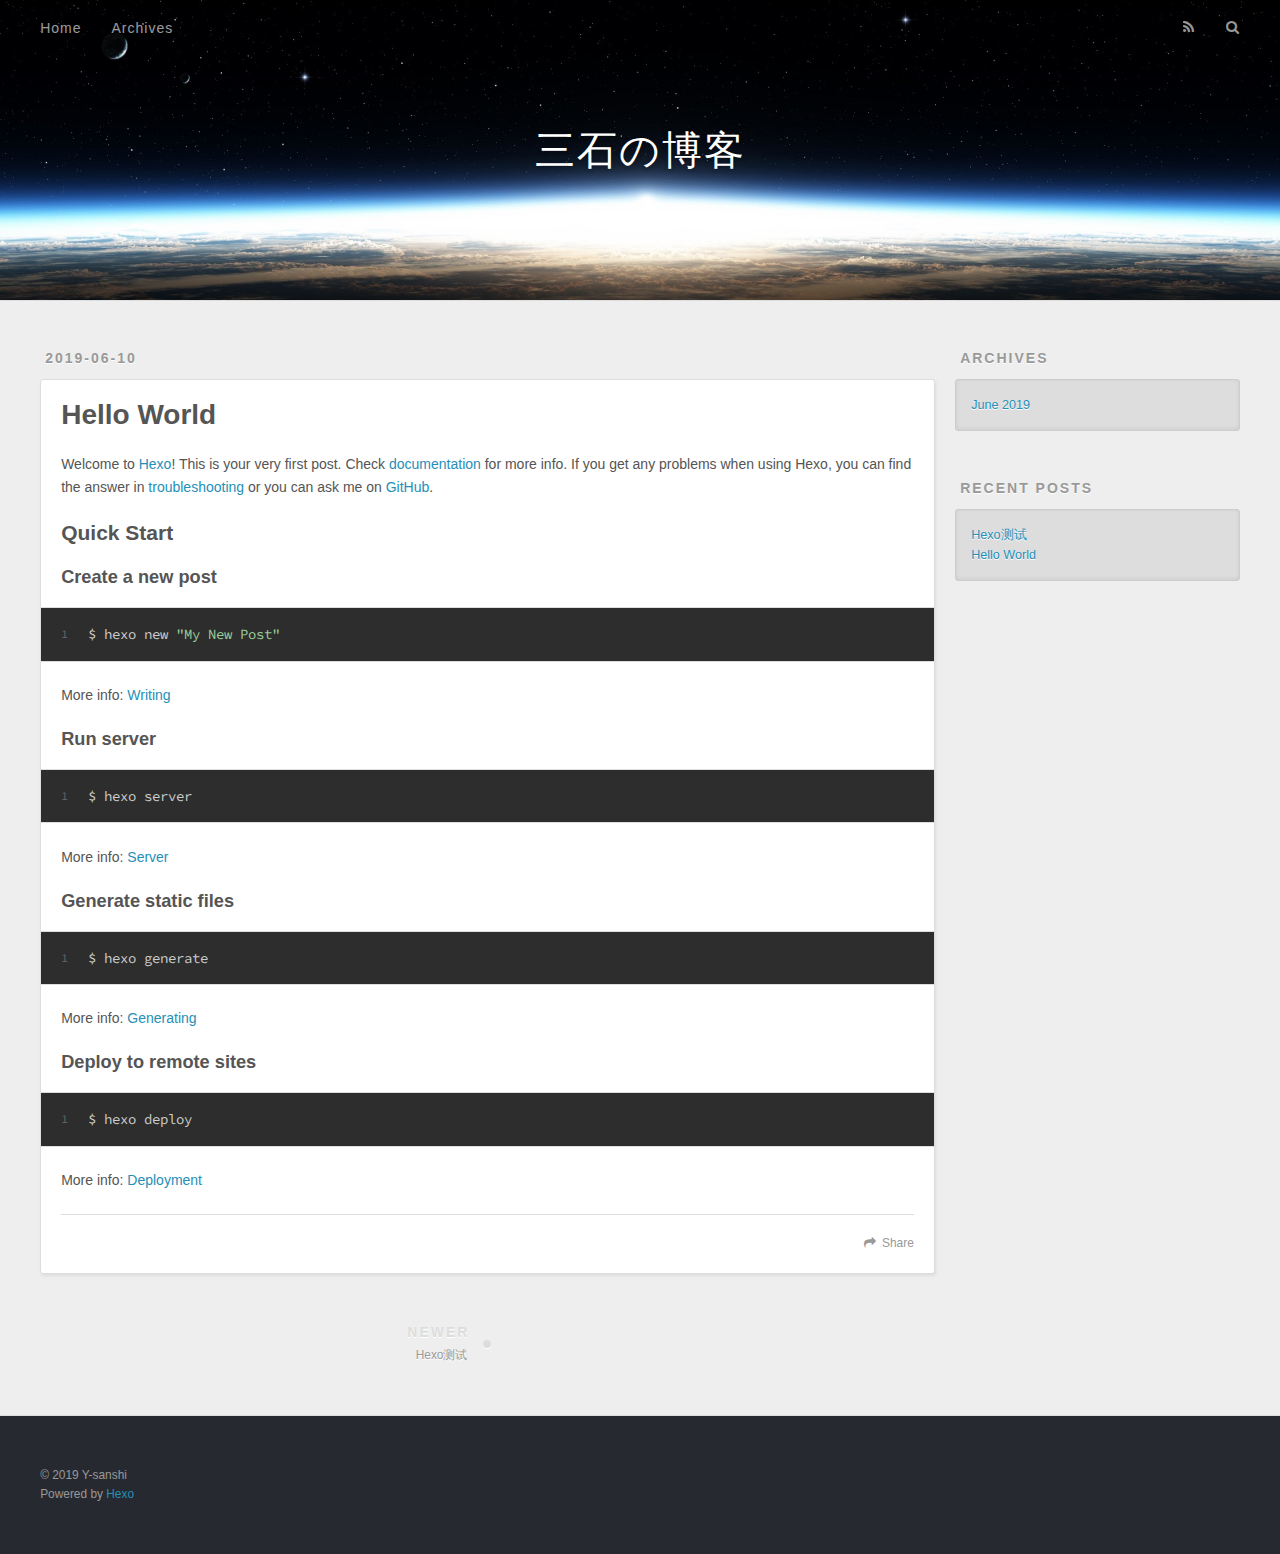
<file: 2019/06/10/hello-world/index.html>
<!DOCTYPE html>
<html>
<head><meta name="generator" content="Hexo 3.8.0">
  <meta charset="utf-8">
  
  <title>Hello World | 三石の博客</title>
  <meta name="viewport" content="width=device-width, initial-scale=1, maximum-scale=1">
  <meta name="description" content="Welcome to Hexo! This is your very first post. Check documentation for more info. If you get any problems when using Hexo, you can find the answer in troubleshooting or you can ask me on GitHub. Quick">
<meta property="og:type" content="article">
<meta property="og:title" content="Hello World">
<meta property="og:url" content="http://yoursite.com/2019/06/10/hello-world/index.html">
<meta property="og:site_name" content="三石の博客">
<meta property="og:description" content="Welcome to Hexo! This is your very first post. Check documentation for more info. If you get any problems when using Hexo, you can find the answer in troubleshooting or you can ask me on GitHub. Quick">
<meta property="og:locale" content="default">
<meta property="og:updated_time" content="2017-10-28T00:39:58.000Z">
<meta name="twitter:card" content="summary">
<meta name="twitter:title" content="Hello World">
<meta name="twitter:description" content="Welcome to Hexo! This is your very first post. Check documentation for more info. If you get any problems when using Hexo, you can find the answer in troubleshooting or you can ask me on GitHub. Quick">
  
    <link rel="alternate" href="/atom.xml" title="三石の博客" type="application/atom+xml">
  
  
    <link rel="icon" href="/favicon.png">
  
  
    <link href="//fonts.googleapis.com/css?family=Source+Code+Pro" rel="stylesheet" type="text/css">
  
  <link rel="stylesheet" href="/css/style.css">
  

</head>
</html>
<body>
  <div id="container">
    <div id="wrap">
      <header id="header">
  <div id="banner"></div>
  <div id="header-outer" class="outer">
    <div id="header-title" class="inner">
      <h1 id="logo-wrap">
        <a href="/" id="logo">三石の博客</a>
      </h1>
      
    </div>
    <div id="header-inner" class="inner">
      <nav id="main-nav">
        <a id="main-nav-toggle" class="nav-icon"></a>
        
          <a class="main-nav-link" href="/">Home</a>
        
          <a class="main-nav-link" href="/archives">Archives</a>
        
      </nav>
      <nav id="sub-nav">
        
          <a id="nav-rss-link" class="nav-icon" href="/atom.xml" title="RSS Feed"></a>
        
        <a id="nav-search-btn" class="nav-icon" title="Search"></a>
      </nav>
      <div id="search-form-wrap">
        <form action="//google.com/search" method="get" accept-charset="UTF-8" class="search-form"><input type="search" name="q" class="search-form-input" placeholder="Search"><button type="submit" class="search-form-submit">&#xF002;</button><input type="hidden" name="sitesearch" value="http://yoursite.com"></form>
      </div>
    </div>
  </div>
</header>
      <div class="outer">
        <section id="main"><article id="post-hello-world" class="article article-type-post" itemscope itemprop="blogPost">
  <div class="article-meta">
    <a href="/2019/06/10/hello-world/" class="article-date">
  <time datetime="2019-06-10T09:07:26.727Z" itemprop="datePublished">2019-06-10</time>
</a>
    
  </div>
  <div class="article-inner">
    
    
      <header class="article-header">
        
  
    <h1 class="article-title" itemprop="name">
      Hello World
    </h1>
  

      </header>
    
    <div class="article-entry" itemprop="articleBody">
      
        <p>Welcome to <a href="https://hexo.io/" target="_blank" rel="noopener">Hexo</a>! This is your very first post. Check <a href="https://hexo.io/docs/" target="_blank" rel="noopener">documentation</a> for more info. If you get any problems when using Hexo, you can find the answer in <a href="https://hexo.io/docs/troubleshooting.html" target="_blank" rel="noopener">troubleshooting</a> or you can ask me on <a href="https://github.com/hexojs/hexo/issues" target="_blank" rel="noopener">GitHub</a>.</p>
<h2 id="Quick-Start"><a href="#Quick-Start" class="headerlink" title="Quick Start"></a>Quick Start</h2><h3 id="Create-a-new-post"><a href="#Create-a-new-post" class="headerlink" title="Create a new post"></a>Create a new post</h3><figure class="highlight bash"><table><tr><td class="gutter"><pre><span class="line">1</span><br></pre></td><td class="code"><pre><span class="line">$ hexo new <span class="string">"My New Post"</span></span><br></pre></td></tr></table></figure>
<p>More info: <a href="https://hexo.io/docs/writing.html" target="_blank" rel="noopener">Writing</a></p>
<h3 id="Run-server"><a href="#Run-server" class="headerlink" title="Run server"></a>Run server</h3><figure class="highlight bash"><table><tr><td class="gutter"><pre><span class="line">1</span><br></pre></td><td class="code"><pre><span class="line">$ hexo server</span><br></pre></td></tr></table></figure>
<p>More info: <a href="https://hexo.io/docs/server.html" target="_blank" rel="noopener">Server</a></p>
<h3 id="Generate-static-files"><a href="#Generate-static-files" class="headerlink" title="Generate static files"></a>Generate static files</h3><figure class="highlight bash"><table><tr><td class="gutter"><pre><span class="line">1</span><br></pre></td><td class="code"><pre><span class="line">$ hexo generate</span><br></pre></td></tr></table></figure>
<p>More info: <a href="https://hexo.io/docs/generating.html" target="_blank" rel="noopener">Generating</a></p>
<h3 id="Deploy-to-remote-sites"><a href="#Deploy-to-remote-sites" class="headerlink" title="Deploy to remote sites"></a>Deploy to remote sites</h3><figure class="highlight bash"><table><tr><td class="gutter"><pre><span class="line">1</span><br></pre></td><td class="code"><pre><span class="line">$ hexo deploy</span><br></pre></td></tr></table></figure>
<p>More info: <a href="https://hexo.io/docs/deployment.html" target="_blank" rel="noopener">Deployment</a></p>

      
    </div>
    <footer class="article-footer">
      <a data-url="http://yoursite.com/2019/06/10/hello-world/" data-id="cjwqdsxn900018ottxolwpc3w" class="article-share-link">Share</a>
      
      
    </footer>
  </div>
  
    
<nav id="article-nav">
  
    <a href="/2019/06/10/Hexo测试/" id="article-nav-newer" class="article-nav-link-wrap">
      <strong class="article-nav-caption">Newer</strong>
      <div class="article-nav-title">
        
          Hexo测试
        
      </div>
    </a>
  
  
</nav>

  
</article>

</section>
        
          <aside id="sidebar">
  
    

  
    

  
    
  
    
  <div class="widget-wrap">
    <h3 class="widget-title">Archives</h3>
    <div class="widget">
      <ul class="archive-list"><li class="archive-list-item"><a class="archive-list-link" href="/archives/2019/06/">June 2019</a></li></ul>
    </div>
  </div>


  
    
  <div class="widget-wrap">
    <h3 class="widget-title">Recent Posts</h3>
    <div class="widget">
      <ul>
        
          <li>
            <a href="/2019/06/10/Hexo测试/">Hexo测试</a>
          </li>
        
          <li>
            <a href="/2019/06/10/hello-world/">Hello World</a>
          </li>
        
      </ul>
    </div>
  </div>

  
</aside>
        
      </div>
      <footer id="footer">
  
  <div class="outer">
    <div id="footer-info" class="inner">
      &copy; 2019 Y-sanshi<br>
      Powered by <a href="http://hexo.io/" target="_blank">Hexo</a>
    </div>
  </div>
</footer>
    </div>
    <nav id="mobile-nav">
  
    <a href="/" class="mobile-nav-link">Home</a>
  
    <a href="/archives" class="mobile-nav-link">Archives</a>
  
</nav>
    

<script src="//ajax.googleapis.com/ajax/libs/jquery/2.0.3/jquery.min.js"></script>


  <link rel="stylesheet" href="/fancybox/jquery.fancybox.css">
  <script src="/fancybox/jquery.fancybox.pack.js"></script>


<script src="/js/script.js"></script>

  </div>
</body>
</html>
</file>
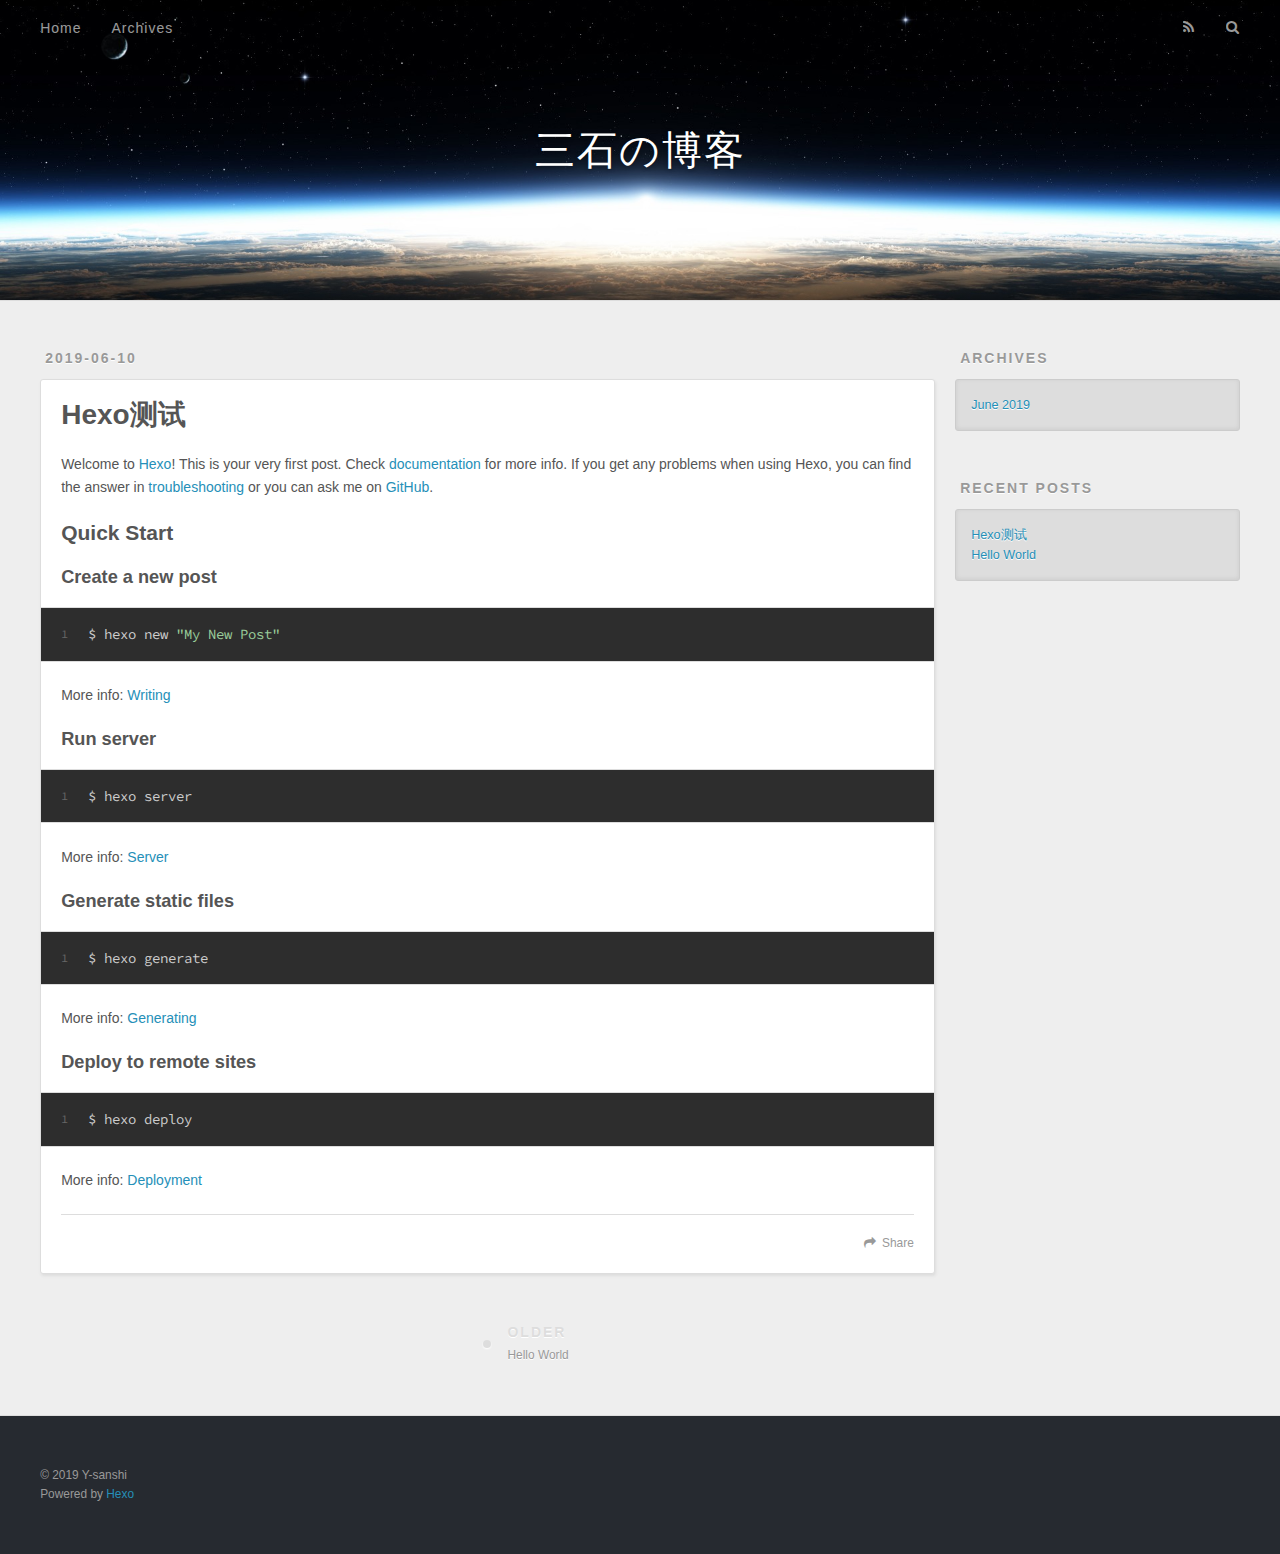
<file: 2019/06/10/Hexo测试/index.html>
<!DOCTYPE html>
<html>
<head><meta name="generator" content="Hexo 3.8.0">
  <meta charset="utf-8">
  
  <title>Hexo测试 | 三石の博客</title>
  <meta name="viewport" content="width=device-width, initial-scale=1, maximum-scale=1">
  <meta name="description" content="Welcome to Hexo! This is your very first post. Check documentation for more info. If you get any problems when using Hexo, you can find the answer in troubleshooting or you can ask me on GitHub. Quick">
<meta property="og:type" content="article">
<meta property="og:title" content="Hexo测试">
<meta property="og:url" content="http://yoursite.com/2019/06/10/Hexo测试/index.html">
<meta property="og:site_name" content="三石の博客">
<meta property="og:description" content="Welcome to Hexo! This is your very first post. Check documentation for more info. If you get any problems when using Hexo, you can find the answer in troubleshooting or you can ask me on GitHub. Quick">
<meta property="og:locale" content="default">
<meta property="og:updated_time" content="2019-06-10T12:03:41.526Z">
<meta name="twitter:card" content="summary">
<meta name="twitter:title" content="Hexo测试">
<meta name="twitter:description" content="Welcome to Hexo! This is your very first post. Check documentation for more info. If you get any problems when using Hexo, you can find the answer in troubleshooting or you can ask me on GitHub. Quick">
  
    <link rel="alternate" href="/atom.xml" title="三石の博客" type="application/atom+xml">
  
  
    <link rel="icon" href="/favicon.png">
  
  
    <link href="//fonts.googleapis.com/css?family=Source+Code+Pro" rel="stylesheet" type="text/css">
  
  <link rel="stylesheet" href="/css/style.css">
  

</head>
</html>
<body>
  <div id="container">
    <div id="wrap">
      <header id="header">
  <div id="banner"></div>
  <div id="header-outer" class="outer">
    <div id="header-title" class="inner">
      <h1 id="logo-wrap">
        <a href="/" id="logo">三石の博客</a>
      </h1>
      
    </div>
    <div id="header-inner" class="inner">
      <nav id="main-nav">
        <a id="main-nav-toggle" class="nav-icon"></a>
        
          <a class="main-nav-link" href="/">Home</a>
        
          <a class="main-nav-link" href="/archives">Archives</a>
        
      </nav>
      <nav id="sub-nav">
        
          <a id="nav-rss-link" class="nav-icon" href="/atom.xml" title="RSS Feed"></a>
        
        <a id="nav-search-btn" class="nav-icon" title="Search"></a>
      </nav>
      <div id="search-form-wrap">
        <form action="//google.com/search" method="get" accept-charset="UTF-8" class="search-form"><input type="search" name="q" class="search-form-input" placeholder="Search"><button type="submit" class="search-form-submit">&#xF002;</button><input type="hidden" name="sitesearch" value="http://yoursite.com"></form>
      </div>
    </div>
  </div>
</header>
      <div class="outer">
        <section id="main"><article id="post-Hexo测试" class="article article-type-post" itemscope itemprop="blogPost">
  <div class="article-meta">
    <a href="/2019/06/10/Hexo测试/" class="article-date">
  <time datetime="2019-06-10T12:02:40.768Z" itemprop="datePublished">2019-06-10</time>
</a>
    
  </div>
  <div class="article-inner">
    
    
      <header class="article-header">
        
  
    <h1 class="article-title" itemprop="name">
      Hexo测试
    </h1>
  

      </header>
    
    <div class="article-entry" itemprop="articleBody">
      
        <p>Welcome to <a href="https://hexo.io/" target="_blank" rel="noopener">Hexo</a>! This is your very first post. Check <a href="https://hexo.io/docs/" target="_blank" rel="noopener">documentation</a> for more info. If you get any problems when using Hexo, you can find the answer in <a href="https://hexo.io/docs/troubleshooting.html" target="_blank" rel="noopener">troubleshooting</a> or you can ask me on <a href="https://github.com/hexojs/hexo/issues" target="_blank" rel="noopener">GitHub</a>.</p>
<h2 id="Quick-Start"><a href="#Quick-Start" class="headerlink" title="Quick Start"></a>Quick Start</h2><h3 id="Create-a-new-post"><a href="#Create-a-new-post" class="headerlink" title="Create a new post"></a>Create a new post</h3><figure class="highlight bash"><table><tr><td class="gutter"><pre><span class="line">1</span><br></pre></td><td class="code"><pre><span class="line">$ hexo new <span class="string">"My New Post"</span></span><br></pre></td></tr></table></figure>
<p>More info: <a href="https://hexo.io/docs/writing.html" target="_blank" rel="noopener">Writing</a></p>
<h3 id="Run-server"><a href="#Run-server" class="headerlink" title="Run server"></a>Run server</h3><figure class="highlight bash"><table><tr><td class="gutter"><pre><span class="line">1</span><br></pre></td><td class="code"><pre><span class="line">$ hexo server</span><br></pre></td></tr></table></figure>
<p>More info: <a href="https://hexo.io/docs/server.html" target="_blank" rel="noopener">Server</a></p>
<h3 id="Generate-static-files"><a href="#Generate-static-files" class="headerlink" title="Generate static files"></a>Generate static files</h3><figure class="highlight bash"><table><tr><td class="gutter"><pre><span class="line">1</span><br></pre></td><td class="code"><pre><span class="line">$ hexo generate</span><br></pre></td></tr></table></figure>
<p>More info: <a href="https://hexo.io/docs/generating.html" target="_blank" rel="noopener">Generating</a></p>
<h3 id="Deploy-to-remote-sites"><a href="#Deploy-to-remote-sites" class="headerlink" title="Deploy to remote sites"></a>Deploy to remote sites</h3><figure class="highlight bash"><table><tr><td class="gutter"><pre><span class="line">1</span><br></pre></td><td class="code"><pre><span class="line">$ hexo deploy</span><br></pre></td></tr></table></figure>
<p>More info: <a href="https://hexo.io/docs/deployment.html" target="_blank" rel="noopener">Deployment</a></p>

      
    </div>
    <footer class="article-footer">
      <a data-url="http://yoursite.com/2019/06/10/Hexo测试/" data-id="cjwqdsxmm00008ottu5hmidcx" class="article-share-link">Share</a>
      
      
    </footer>
  </div>
  
    
<nav id="article-nav">
  
  
    <a href="/2019/06/10/hello-world/" id="article-nav-older" class="article-nav-link-wrap">
      <strong class="article-nav-caption">Older</strong>
      <div class="article-nav-title">Hello World</div>
    </a>
  
</nav>

  
</article>

</section>
        
          <aside id="sidebar">
  
    

  
    

  
    
  
    
  <div class="widget-wrap">
    <h3 class="widget-title">Archives</h3>
    <div class="widget">
      <ul class="archive-list"><li class="archive-list-item"><a class="archive-list-link" href="/archives/2019/06/">June 2019</a></li></ul>
    </div>
  </div>


  
    
  <div class="widget-wrap">
    <h3 class="widget-title">Recent Posts</h3>
    <div class="widget">
      <ul>
        
          <li>
            <a href="/2019/06/10/Hexo测试/">Hexo测试</a>
          </li>
        
          <li>
            <a href="/2019/06/10/hello-world/">Hello World</a>
          </li>
        
      </ul>
    </div>
  </div>

  
</aside>
        
      </div>
      <footer id="footer">
  
  <div class="outer">
    <div id="footer-info" class="inner">
      &copy; 2019 Y-sanshi<br>
      Powered by <a href="http://hexo.io/" target="_blank">Hexo</a>
    </div>
  </div>
</footer>
    </div>
    <nav id="mobile-nav">
  
    <a href="/" class="mobile-nav-link">Home</a>
  
    <a href="/archives" class="mobile-nav-link">Archives</a>
  
</nav>
    

<script src="//ajax.googleapis.com/ajax/libs/jquery/2.0.3/jquery.min.js"></script>


  <link rel="stylesheet" href="/fancybox/jquery.fancybox.css">
  <script src="/fancybox/jquery.fancybox.pack.js"></script>


<script src="/js/script.js"></script>

  </div>
</body>
</html>
</file>
<file: css/style.css>
body {
  width: 100%;
}
body:before,
body:after {
  content: "";
  display: table;
}
body:after {
  clear: both;
}
html,
body,
div,
span,
applet,
object,
iframe,
h1,
h2,
h3,
h4,
h5,
h6,
p,
blockquote,
pre,
a,
abbr,
acronym,
address,
big,
cite,
code,
del,
dfn,
em,
img,
ins,
kbd,
q,
s,
samp,
small,
strike,
strong,
sub,
sup,
tt,
var,
dl,
dt,
dd,
ol,
ul,
li,
fieldset,
form,
label,
legend,
table,
caption,
tbody,
tfoot,
thead,
tr,
th,
td {
  margin: 0;
  padding: 0;
  border: 0;
  outline: 0;
  font-weight: inherit;
  font-style: inherit;
  font-family: inherit;
  font-size: 100%;
  vertical-align: baseline;
}
body {
  line-height: 1;
  color: #000;
  background: #fff;
}
ol,
ul {
  list-style: none;
}
table {
  border-collapse: separate;
  border-spacing: 0;
  vertical-align: middle;
}
caption,
th,
td {
  text-align: left;
  font-weight: normal;
  vertical-align: middle;
}
a img {
  border: none;
}
input,
button {
  margin: 0;
  padding: 0;
}
input::-moz-focus-inner,
button::-moz-focus-inner {
  border: 0;
  padding: 0;
}
@font-face {
  font-family: FontAwesome;
  font-style: normal;
  font-weight: normal;
  src: url("fonts/fontawesome-webfont.eot?v=#4.0.3");
  src: url("fonts/fontawesome-webfont.eot?#iefix&v=#4.0.3") format("embedded-opentype"), url("fonts/fontawesome-webfont.woff?v=#4.0.3") format("woff"), url("fonts/fontawesome-webfont.ttf?v=#4.0.3") format("truetype"), url("fonts/fontawesome-webfont.svg#fontawesomeregular?v=#4.0.3") format("svg");
}
html,
body,
#container {
  height: 100%;
}
body {
  background: #eee;
  font: 14px "Helvetica Neue", Helvetica, Arial, sans-serif;
  -webkit-text-size-adjust: 100%;
}
.outer {
  max-width: 1220px;
  margin: 0 auto;
  padding: 0 20px;
}
.outer:before,
.outer:after {
  content: "";
  display: table;
}
.outer:after {
  clear: both;
}
.inner {
  display: inline;
  float: left;
  width: 98.33333333333333%;
  margin: 0 0.833333333333333%;
}
.left,
.alignleft {
  float: left;
}
.right,
.alignright {
  float: right;
}
.clear {
  clear: both;
}
#container {
  position: relative;
}
.mobile-nav-on {
  overflow: hidden;
}
#wrap {
  height: 100%;
  width: 100%;
  position: absolute;
  top: 0;
  left: 0;
  -webkit-transition: 0.2s ease-out;
  -moz-transition: 0.2s ease-out;
  -ms-transition: 0.2s ease-out;
  transition: 0.2s ease-out;
  z-index: 1;
  background: #eee;
}
.mobile-nav-on #wrap {
  left: 280px;
}
@media screen and (min-width: 768px) {
  #main {
    display: inline;
    float: left;
    width: 73.33333333333333%;
    margin: 0 0.833333333333333%;
  }
}
.article-date,
.article-category-link,
.archive-year,
.widget-title {
  text-decoration: none;
  text-transform: uppercase;
  letter-spacing: 2px;
  color: #999;
  margin-bottom: 1em;
  margin-left: 5px;
  line-height: 1em;
  text-shadow: 0 1px #fff;
  font-weight: bold;
}
.article-inner,
.archive-article-inner {
  background: #fff;
  -webkit-box-shadow: 1px 2px 3px #ddd;
  box-shadow: 1px 2px 3px #ddd;
  border: 1px solid #ddd;
  border-radius: 3px;
}
.article-entry h1,
.widget h1 {
  font-size: 2em;
}
.article-entry h2,
.widget h2 {
  font-size: 1.5em;
}
.article-entry h3,
.widget h3 {
  font-size: 1.3em;
}
.article-entry h4,
.widget h4 {
  font-size: 1.2em;
}
.article-entry h5,
.widget h5 {
  font-size: 1em;
}
.article-entry h6,
.widget h6 {
  font-size: 1em;
  color: #999;
}
.article-entry hr,
.widget hr {
  border: 1px dashed #ddd;
}
.article-entry strong,
.widget strong {
  font-weight: bold;
}
.article-entry em,
.widget em,
.article-entry cite,
.widget cite {
  font-style: italic;
}
.article-entry sup,
.widget sup,
.article-entry sub,
.widget sub {
  font-size: 0.75em;
  line-height: 0;
  position: relative;
  vertical-align: baseline;
}
.article-entry sup,
.widget sup {
  top: -0.5em;
}
.article-entry sub,
.widget sub {
  bottom: -0.2em;
}
.article-entry small,
.widget small {
  font-size: 0.85em;
}
.article-entry acronym,
.widget acronym,
.article-entry abbr,
.widget abbr {
  border-bottom: 1px dotted;
}
.article-entry ul,
.widget ul,
.article-entry ol,
.widget ol,
.article-entry dl,
.widget dl {
  margin: 0 20px;
  line-height: 1.6em;
}
.article-entry ul ul,
.widget ul ul,
.article-entry ol ul,
.widget ol ul,
.article-entry ul ol,
.widget ul ol,
.article-entry ol ol,
.widget ol ol {
  margin-top: 0;
  margin-bottom: 0;
}
.article-entry ul,
.widget ul {
  list-style: disc;
}
.article-entry ol,
.widget ol {
  list-style: decimal;
}
.article-entry dt,
.widget dt {
  font-weight: bold;
}
#header {
  height: 300px;
  position: relative;
  border-bottom: 1px solid #ddd;
}
#header:before,
#header:after {
  content: "";
  position: absolute;
  left: 0;
  right: 0;
  height: 40px;
}
#header:before {
  top: 0;
  background: -webkit-linear-gradient(rgba(0,0,0,0.2), transparent);
  background: -moz-linear-gradient(rgba(0,0,0,0.2), transparent);
  background: -ms-linear-gradient(rgba(0,0,0,0.2), transparent);
  background: linear-gradient(rgba(0,0,0,0.2), transparent);
}
#header:after {
  bottom: 0;
  background: -webkit-linear-gradient(transparent, rgba(0,0,0,0.2));
  background: -moz-linear-gradient(transparent, rgba(0,0,0,0.2));
  background: -ms-linear-gradient(transparent, rgba(0,0,0,0.2));
  background: linear-gradient(transparent, rgba(0,0,0,0.2));
}
#header-outer {
  height: 100%;
  position: relative;
}
#header-inner {
  position: relative;
  overflow: hidden;
}
#banner {
  position: absolute;
  top: 0;
  left: 0;
  width: 100%;
  height: 100%;
  background: url("images/banner.jpg") center #000;
  -webkit-background-size: cover;
  -moz-background-size: cover;
  background-size: cover;
  z-index: -1;
}
#header-title {
  text-align: center;
  height: 40px;
  position: absolute;
  top: 50%;
  left: 0;
  margin-top: -20px;
}
#logo,
#subtitle {
  text-decoration: none;
  color: #fff;
  font-weight: 300;
  text-shadow: 0 1px 4px rgba(0,0,0,0.3);
}
#logo {
  font-size: 40px;
  line-height: 40px;
  letter-spacing: 2px;
}
#subtitle {
  font-size: 16px;
  line-height: 16px;
  letter-spacing: 1px;
}
#subtitle-wrap {
  margin-top: 16px;
}
#main-nav {
  float: left;
  margin-left: -15px;
}
.nav-icon,
.main-nav-link {
  float: left;
  color: #fff;
  opacity: 0.6;
  text-decoration: none;
  text-shadow: 0 1px rgba(0,0,0,0.2);
  -webkit-transition: opacity 0.2s;
  -moz-transition: opacity 0.2s;
  -ms-transition: opacity 0.2s;
  transition: opacity 0.2s;
  display: block;
  padding: 20px 15px;
}
.nav-icon:hover,
.main-nav-link:hover {
  opacity: 1;
}
.nav-icon {
  font-family: FontAwesome;
  text-align: center;
  font-size: 14px;
  width: 14px;
  height: 14px;
  padding: 20px 15px;
  position: relative;
  cursor: pointer;
}
.main-nav-link {
  font-weight: 300;
  letter-spacing: 1px;
}
@media screen and (max-width: 479px) {
  .main-nav-link {
    display: none;
  }
}
#main-nav-toggle {
  display: none;
}
#main-nav-toggle:before {
  content: "\f0c9";
}
@media screen and (max-width: 479px) {
  #main-nav-toggle {
    display: block;
  }
}
#sub-nav {
  float: right;
  margin-right: -15px;
}
#nav-rss-link:before {
  content: "\f09e";
}
#nav-search-btn:before {
  content: "\f002";
}
#search-form-wrap {
  position: absolute;
  top: 15px;
  width: 150px;
  height: 30px;
  right: -150px;
  opacity: 0;
  -webkit-transition: 0.2s ease-out;
  -moz-transition: 0.2s ease-out;
  -ms-transition: 0.2s ease-out;
  transition: 0.2s ease-out;
}
#search-form-wrap.on {
  opacity: 1;
  right: 0;
}
@media screen and (max-width: 479px) {
  #search-form-wrap {
    width: 100%;
    right: -100%;
  }
}
.search-form {
  position: absolute;
  top: 0;
  left: 0;
  right: 0;
  background: #fff;
  padding: 5px 15px;
  border-radius: 15px;
  -webkit-box-shadow: 0 0 10px rgba(0,0,0,0.3);
  box-shadow: 0 0 10px rgba(0,0,0,0.3);
}
.search-form-input {
  border: none;
  background: none;
  color: #555;
  width: 100%;
  font: 13px "Helvetica Neue", Helvetica, Arial, sans-serif;
  outline: none;
}
.search-form-input::-webkit-search-results-decoration,
.search-form-input::-webkit-search-cancel-button {
  -webkit-appearance: none;
}
.search-form-submit {
  position: absolute;
  top: 50%;
  right: 10px;
  margin-top: -7px;
  font: 13px FontAwesome;
  border: none;
  background: none;
  color: #bbb;
  cursor: pointer;
}
.search-form-submit:hover,
.search-form-submit:focus {
  color: #777;
}
.article {
  margin: 50px 0;
}
.article-inner {
  overflow: hidden;
}
.article-meta:before,
.article-meta:after {
  content: "";
  display: table;
}
.article-meta:after {
  clear: both;
}
.article-date {
  float: left;
}
.article-category {
  float: left;
  line-height: 1em;
  color: #ccc;
  text-shadow: 0 1px #fff;
  margin-left: 8px;
}
.article-category:before {
  content: "\2022";
}
.article-category-link {
  margin: 0 12px 1em;
}
.article-header {
  padding: 20px 20px 0;
}
.article-title {
  text-decoration: none;
  font-size: 2em;
  font-weight: bold;
  color: #555;
  line-height: 1.1em;
  -webkit-transition: color 0.2s;
  -moz-transition: color 0.2s;
  -ms-transition: color 0.2s;
  transition: color 0.2s;
}
a.article-title:hover {
  color: #258fb8;
}
.article-entry {
  color: #555;
  padding: 0 20px;
}
.article-entry:before,
.article-entry:after {
  content: "";
  display: table;
}
.article-entry:after {
  clear: both;
}
.article-entry p,
.article-entry table {
  line-height: 1.6em;
  margin: 1.6em 0;
}
.article-entry h1,
.article-entry h2,
.article-entry h3,
.article-entry h4,
.article-entry h5,
.article-entry h6 {
  font-weight: bold;
}
.article-entry h1,
.article-entry h2,
.article-entry h3,
.article-entry h4,
.article-entry h5,
.article-entry h6 {
  line-height: 1.1em;
  margin: 1.1em 0;
}
.article-entry a {
  color: #258fb8;
  text-decoration: none;
}
.article-entry a:hover {
  text-decoration: underline;
}
.article-entry ul,
.article-entry ol,
.article-entry dl {
  margin-top: 1.6em;
  margin-bottom: 1.6em;
}
.article-entry img,
.article-entry video {
  max-width: 100%;
  height: auto;
  display: block;
  margin: auto;
}
.article-entry iframe {
  border: none;
}
.article-entry table {
  width: 100%;
  border-collapse: collapse;
  border-spacing: 0;
}
.article-entry th {
  font-weight: bold;
  border-bottom: 3px solid #ddd;
  padding-bottom: 0.5em;
}
.article-entry td {
  border-bottom: 1px solid #ddd;
  padding: 10px 0;
}
.article-entry blockquote {
  font-family: Georgia, "Times New Roman", serif;
  font-size: 1.4em;
  margin: 1.6em 20px;
  text-align: center;
}
.article-entry blockquote footer {
  font-size: 14px;
  margin: 1.6em 0;
  font-family: "Helvetica Neue", Helvetica, Arial, sans-serif;
}
.article-entry blockquote footer cite:before {
  content: "—";
  padding: 0 0.5em;
}
.article-entry .pullquote {
  text-align: left;
  width: 45%;
  margin: 0;
}
.article-entry .pullquote.left {
  margin-left: 0.5em;
  margin-right: 1em;
}
.article-entry .pullquote.right {
  margin-right: 0.5em;
  margin-left: 1em;
}
.article-entry .caption {
  color: #999;
  display: block;
  font-size: 0.9em;
  margin-top: 0.5em;
  position: relative;
  text-align: center;
}
.article-entry .video-container {
  position: relative;
  padding-top: 56.25%;
  height: 0;
  overflow: hidden;
}
.article-entry .video-container iframe,
.article-entry .video-container object,
.article-entry .video-container embed {
  position: absolute;
  top: 0;
  left: 0;
  width: 100%;
  height: 100%;
  margin-top: 0;
}
.article-more-link a {
  display: inline-block;
  line-height: 1em;
  padding: 6px 15px;
  border-radius: 15px;
  background: #eee;
  color: #999;
  text-shadow: 0 1px #fff;
  text-decoration: none;
}
.article-more-link a:hover {
  background: #258fb8;
  color: #fff;
  text-decoration: none;
  text-shadow: 0 1px #1e7293;
}
.article-footer {
  font-size: 0.85em;
  line-height: 1.6em;
  border-top: 1px solid #ddd;
  padding-top: 1.6em;
  margin: 0 20px 20px;
}
.article-footer:before,
.article-footer:after {
  content: "";
  display: table;
}
.article-footer:after {
  clear: both;
}
.article-footer a {
  color: #999;
  text-decoration: none;
}
.article-footer a:hover {
  color: #555;
}
.article-tag-list-item {
  float: left;
  margin-right: 10px;
}
.article-tag-list-link:before {
  content: "#";
}
.article-comment-link {
  float: right;
}
.article-comment-link:before {
  content: "\f075";
  font-family: FontAwesome;
  padding-right: 8px;
}
.article-share-link {
  cursor: pointer;
  float: right;
  margin-left: 20px;
}
.article-share-link:before {
  content: "\f064";
  font-family: FontAwesome;
  padding-right: 6px;
}
#article-nav {
  position: relative;
}
#article-nav:before,
#article-nav:after {
  content: "";
  display: table;
}
#article-nav:after {
  clear: both;
}
@media screen and (min-width: 768px) {
  #article-nav {
    margin: 50px 0;
  }
  #article-nav:before {
    width: 8px;
    height: 8px;
    position: absolute;
    top: 50%;
    left: 50%;
    margin-top: -4px;
    margin-left: -4px;
    content: "";
    border-radius: 50%;
    background: #ddd;
    -webkit-box-shadow: 0 1px 2px #fff;
    box-shadow: 0 1px 2px #fff;
  }
}
.article-nav-link-wrap {
  text-decoration: none;
  text-shadow: 0 1px #fff;
  color: #999;
  -webkit-box-sizing: border-box;
  -moz-box-sizing: border-box;
  box-sizing: border-box;
  margin-top: 50px;
  text-align: center;
  display: block;
}
.article-nav-link-wrap:hover {
  color: #555;
}
@media screen and (min-width: 768px) {
  .article-nav-link-wrap {
    width: 50%;
    margin-top: 0;
  }
}
@media screen and (min-width: 768px) {
  #article-nav-newer {
    float: left;
    text-align: right;
    padding-right: 20px;
  }
}
@media screen and (min-width: 768px) {
  #article-nav-older {
    float: right;
    text-align: left;
    padding-left: 20px;
  }
}
.article-nav-caption {
  text-transform: uppercase;
  letter-spacing: 2px;
  color: #ddd;
  line-height: 1em;
  font-weight: bold;
}
#article-nav-newer .article-nav-caption {
  margin-right: -2px;
}
.article-nav-title {
  font-size: 0.85em;
  line-height: 1.6em;
  margin-top: 0.5em;
}
.article-share-box {
  position: absolute;
  display: none;
  background: #fff;
  -webkit-box-shadow: 1px 2px 10px rgba(0,0,0,0.2);
  box-shadow: 1px 2px 10px rgba(0,0,0,0.2);
  border-radius: 3px;
  margin-left: -145px;
  overflow: hidden;
  z-index: 1;
}
.article-share-box.on {
  display: block;
}
.article-share-input {
  width: 100%;
  background: none;
  -webkit-box-sizing: border-box;
  -moz-box-sizing: border-box;
  box-sizing: border-box;
  font: 14px "Helvetica Neue", Helvetica, Arial, sans-serif;
  padding: 0 15px;
  color: #555;
  outline: none;
  border: 1px solid #ddd;
  border-radius: 3px 3px 0 0;
  height: 36px;
  line-height: 36px;
}
.article-share-links {
  background: #eee;
}
.article-share-links:before,
.article-share-links:after {
  content: "";
  display: table;
}
.article-share-links:after {
  clear: both;
}
.article-share-twitter,
.article-share-facebook,
.article-share-pinterest,
.article-share-google {
  width: 50px;
  height: 36px;
  display: block;
  float: left;
  position: relative;
  color: #999;
  text-shadow: 0 1px #fff;
}
.article-share-twitter:before,
.article-share-facebook:before,
.article-share-pinterest:before,
.article-share-google:before {
  font-size: 20px;
  font-family: FontAwesome;
  width: 20px;
  height: 20px;
  position: absolute;
  top: 50%;
  left: 50%;
  margin-top: -10px;
  margin-left: -10px;
  text-align: center;
}
.article-share-twitter:hover,
.article-share-facebook:hover,
.article-share-pinterest:hover,
.article-share-google:hover {
  color: #fff;
}
.article-share-twitter:before {
  content: "\f099";
}
.article-share-twitter:hover {
  background: #00aced;
  text-shadow: 0 1px #008abe;
}
.article-share-facebook:before {
  content: "\f09a";
}
.article-share-facebook:hover {
  background: #3b5998;
  text-shadow: 0 1px #2f477a;
}
.article-share-pinterest:before {
  content: "\f0d2";
}
.article-share-pinterest:hover {
  background: #cb2027;
  text-shadow: 0 1px #a21a1f;
}
.article-share-google:before {
  content: "\f0d5";
}
.article-share-google:hover {
  background: #dd4b39;
  text-shadow: 0 1px #be3221;
}
.article-gallery {
  background: #000;
  position: relative;
}
.article-gallery-photos {
  position: relative;
  overflow: hidden;
}
.article-gallery-img {
  display: none;
  max-width: 100%;
}
.article-gallery-img:first-child {
  display: block;
}
.article-gallery-img.loaded {
  position: absolute;
  display: block;
}
.article-gallery-img img {
  display: block;
  max-width: 100%;
  margin: 0 auto;
}
#comments {
  background: #fff;
  -webkit-box-shadow: 1px 2px 3px #ddd;
  box-shadow: 1px 2px 3px #ddd;
  padding: 20px;
  border: 1px solid #ddd;
  border-radius: 3px;
  margin: 50px 0;
}
#comments a {
  color: #258fb8;
}
.archives-wrap {
  margin: 50px 0;
}
.archives:before,
.archives:after {
  content: "";
  display: table;
}
.archives:after {
  clear: both;
}
.archive-year-wrap {
  margin-bottom: 1em;
}
.archives {
  -webkit-column-gap: 10px;
  -moz-column-gap: 10px;
  column-gap: 10px;
}
@media screen and (min-width: 480px) and (max-width: 767px) {
  .archives {
    -webkit-column-count: 2;
    -moz-column-count: 2;
    column-count: 2;
  }
}
@media screen and (min-width: 768px) {
  .archives {
    -webkit-column-count: 3;
    -moz-column-count: 3;
    column-count: 3;
  }
}
.archive-article {
  -webkit-column-break-inside: avoid;
  page-break-inside: avoid;
  overflow: hidden;
  break-inside: avoid-column;
}
.archive-article-inner {
  padding: 10px;
  margin-bottom: 15px;
}
.archive-article-title {
  text-decoration: none;
  font-weight: bold;
  color: #555;
  -webkit-transition: color 0.2s;
  -moz-transition: color 0.2s;
  -ms-transition: color 0.2s;
  transition: color 0.2s;
  line-height: 1.6em;
}
.archive-article-title:hover {
  color: #258fb8;
}
.archive-article-footer {
  margin-top: 1em;
}
.archive-article-date {
  color: #999;
  text-decoration: none;
  font-size: 0.85em;
  line-height: 1em;
  margin-bottom: 0.5em;
  display: block;
}
#page-nav {
  margin: 50px auto;
  background: #fff;
  -webkit-box-shadow: 1px 2px 3px #ddd;
  box-shadow: 1px 2px 3px #ddd;
  border: 1px solid #ddd;
  border-radius: 3px;
  text-align: center;
  color: #999;
  overflow: hidden;
}
#page-nav:before,
#page-nav:after {
  content: "";
  display: table;
}
#page-nav:after {
  clear: both;
}
#page-nav a,
#page-nav span {
  padding: 10px 20px;
  line-height: 1;
  height: 2ex;
}
#page-nav a {
  color: #999;
  text-decoration: none;
}
#page-nav a:hover {
  background: #999;
  color: #fff;
}
#page-nav .prev {
  float: left;
}
#page-nav .next {
  float: right;
}
#page-nav .page-number {
  display: inline-block;
}
@media screen and (max-width: 479px) {
  #page-nav .page-number {
    display: none;
  }
}
#page-nav .current {
  color: #555;
  font-weight: bold;
}
#page-nav .space {
  color: #ddd;
}
#footer {
  background: #262a30;
  padding: 50px 0;
  border-top: 1px solid #ddd;
  color: #999;
}
#footer a {
  color: #258fb8;
  text-decoration: none;
}
#footer a:hover {
  text-decoration: underline;
}
#footer-info {
  line-height: 1.6em;
  font-size: 0.85em;
}
.article-entry pre,
.article-entry .highlight {
  background: #2d2d2d;
  margin: 0 -20px;
  padding: 15px 20px;
  border-style: solid;
  border-color: #ddd;
  border-width: 1px 0;
  overflow: auto;
  color: #ccc;
  line-height: 22.400000000000002px;
}
.article-entry .highlight .gutter pre,
.article-entry .gist .gist-file .gist-data .line-numbers {
  color: #666;
  font-size: 0.85em;
}
.article-entry pre,
.article-entry code {
  font-family: "Source Code Pro", Consolas, Monaco, Menlo, Consolas, monospace;
}
.article-entry code {
  background: #eee;
  text-shadow: 0 1px #fff;
  padding: 0 0.3em;
}
.article-entry pre code {
  background: none;
  text-shadow: none;
  padding: 0;
}
.article-entry .highlight pre {
  border: none;
  margin: 0;
  padding: 0;
}
.article-entry .highlight table {
  margin: 0;
  width: auto;
}
.article-entry .highlight td {
  border: none;
  padding: 0;
}
.article-entry .highlight figcaption {
  font-size: 0.85em;
  color: #999;
  line-height: 1em;
  margin-bottom: 1em;
}
.article-entry .highlight figcaption:before,
.article-entry .highlight figcaption:after {
  content: "";
  display: table;
}
.article-entry .highlight figcaption:after {
  clear: both;
}
.article-entry .highlight figcaption a {
  float: right;
}
.article-entry .highlight .gutter pre {
  text-align: right;
  padding-right: 20px;
}
.article-entry .highlight .line {
  height: 22.400000000000002px;
}
.article-entry .highlight .line.marked {
  background: #515151;
}
.article-entry .gist {
  margin: 0 -20px;
  border-style: solid;
  border-color: #ddd;
  border-width: 1px 0;
  background: #2d2d2d;
  padding: 15px 20px 15px 0;
}
.article-entry .gist .gist-file {
  border: none;
  font-family: "Source Code Pro", Consolas, Monaco, Menlo, Consolas, monospace;
  margin: 0;
}
.article-entry .gist .gist-file .gist-data {
  background: none;
  border: none;
}
.article-entry .gist .gist-file .gist-data .line-numbers {
  background: none;
  border: none;
  padding: 0 20px 0 0;
}
.article-entry .gist .gist-file .gist-data .line-data {
  padding: 0 !important;
}
.article-entry .gist .gist-file .highlight {
  margin: 0;
  padding: 0;
  border: none;
}
.article-entry .gist .gist-file .gist-meta {
  background: #2d2d2d;
  color: #999;
  font: 0.85em "Helvetica Neue", Helvetica, Arial, sans-serif;
  text-shadow: 0 0;
  padding: 0;
  margin-top: 1em;
  margin-left: 20px;
}
.article-entry .gist .gist-file .gist-meta a {
  color: #258fb8;
  font-weight: normal;
}
.article-entry .gist .gist-file .gist-meta a:hover {
  text-decoration: underline;
}
pre .comment,
pre .title {
  color: #999;
}
pre .variable,
pre .attribute,
pre .tag,
pre .regexp,
pre .ruby .constant,
pre .xml .tag .title,
pre .xml .pi,
pre .xml .doctype,
pre .html .doctype,
pre .css .id,
pre .css .class,
pre .css .pseudo {
  color: #f2777a;
}
pre .number,
pre .preprocessor,
pre .built_in,
pre .literal,
pre .params,
pre .constant {
  color: #f99157;
}
pre .class,
pre .ruby .class .title,
pre .css .rules .attribute {
  color: #9c9;
}
pre .string,
pre .value,
pre .inheritance,
pre .header,
pre .ruby .symbol,
pre .xml .cdata {
  color: #9c9;
}
pre .css .hexcolor {
  color: #6cc;
}
pre .function,
pre .python .decorator,
pre .python .title,
pre .ruby .function .title,
pre .ruby .title .keyword,
pre .perl .sub,
pre .javascript .title,
pre .coffeescript .title {
  color: #69c;
}
pre .keyword,
pre .javascript .function {
  color: #c9c;
}
@media screen and (max-width: 479px) {
  #mobile-nav {
    position: absolute;
    top: 0;
    left: 0;
    width: 280px;
    height: 100%;
    background: #191919;
    border-right: 1px solid #fff;
  }
}
@media screen and (max-width: 479px) {
  .mobile-nav-link {
    display: block;
    color: #999;
    text-decoration: none;
    padding: 15px 20px;
    font-weight: bold;
  }
  .mobile-nav-link:hover {
    color: #fff;
  }
}
@media screen and (min-width: 768px) {
  #sidebar {
    display: inline;
    float: left;
    width: 23.333333333333332%;
    margin: 0 0.833333333333333%;
  }
}
.widget-wrap {
  margin: 50px 0;
}
.widget {
  color: #777;
  text-shadow: 0 1px #fff;
  background: #ddd;
  -webkit-box-shadow: 0 -1px 4px #ccc inset;
  box-shadow: 0 -1px 4px #ccc inset;
  border: 1px solid #ccc;
  padding: 15px;
  border-radius: 3px;
}
.widget a {
  color: #258fb8;
  text-decoration: none;
}
.widget a:hover {
  text-decoration: underline;
}
.widget ul ul,
.widget ol ul,
.widget dl ul,
.widget ul ol,
.widget ol ol,
.widget dl ol,
.widget ul dl,
.widget ol dl,
.widget dl dl {
  margin-left: 15px;
  list-style: disc;
}
.widget {
  line-height: 1.6em;
  word-wrap: break-word;
  font-size: 0.9em;
}
.widget ul,
.widget ol {
  list-style: none;
  margin: 0;
}
.widget ul ul,
.widget ol ul,
.widget ul ol,
.widget ol ol {
  margin: 0 20px;
}
.widget ul ul,
.widget ol ul {
  list-style: disc;
}
.widget ul ol,
.widget ol ol {
  list-style: decimal;
}
.category-list-count,
.tag-list-count,
.archive-list-count {
  padding-left: 5px;
  color: #999;
  font-size: 0.85em;
}
.category-list-count:before,
.tag-list-count:before,
.archive-list-count:before {
  content: "(";
}
.category-list-count:after,
.tag-list-count:after,
.archive-list-count:after {
  content: ")";
}
.tagcloud a {
  margin-right: 5px;
  display: inline-block;
}
</file>
